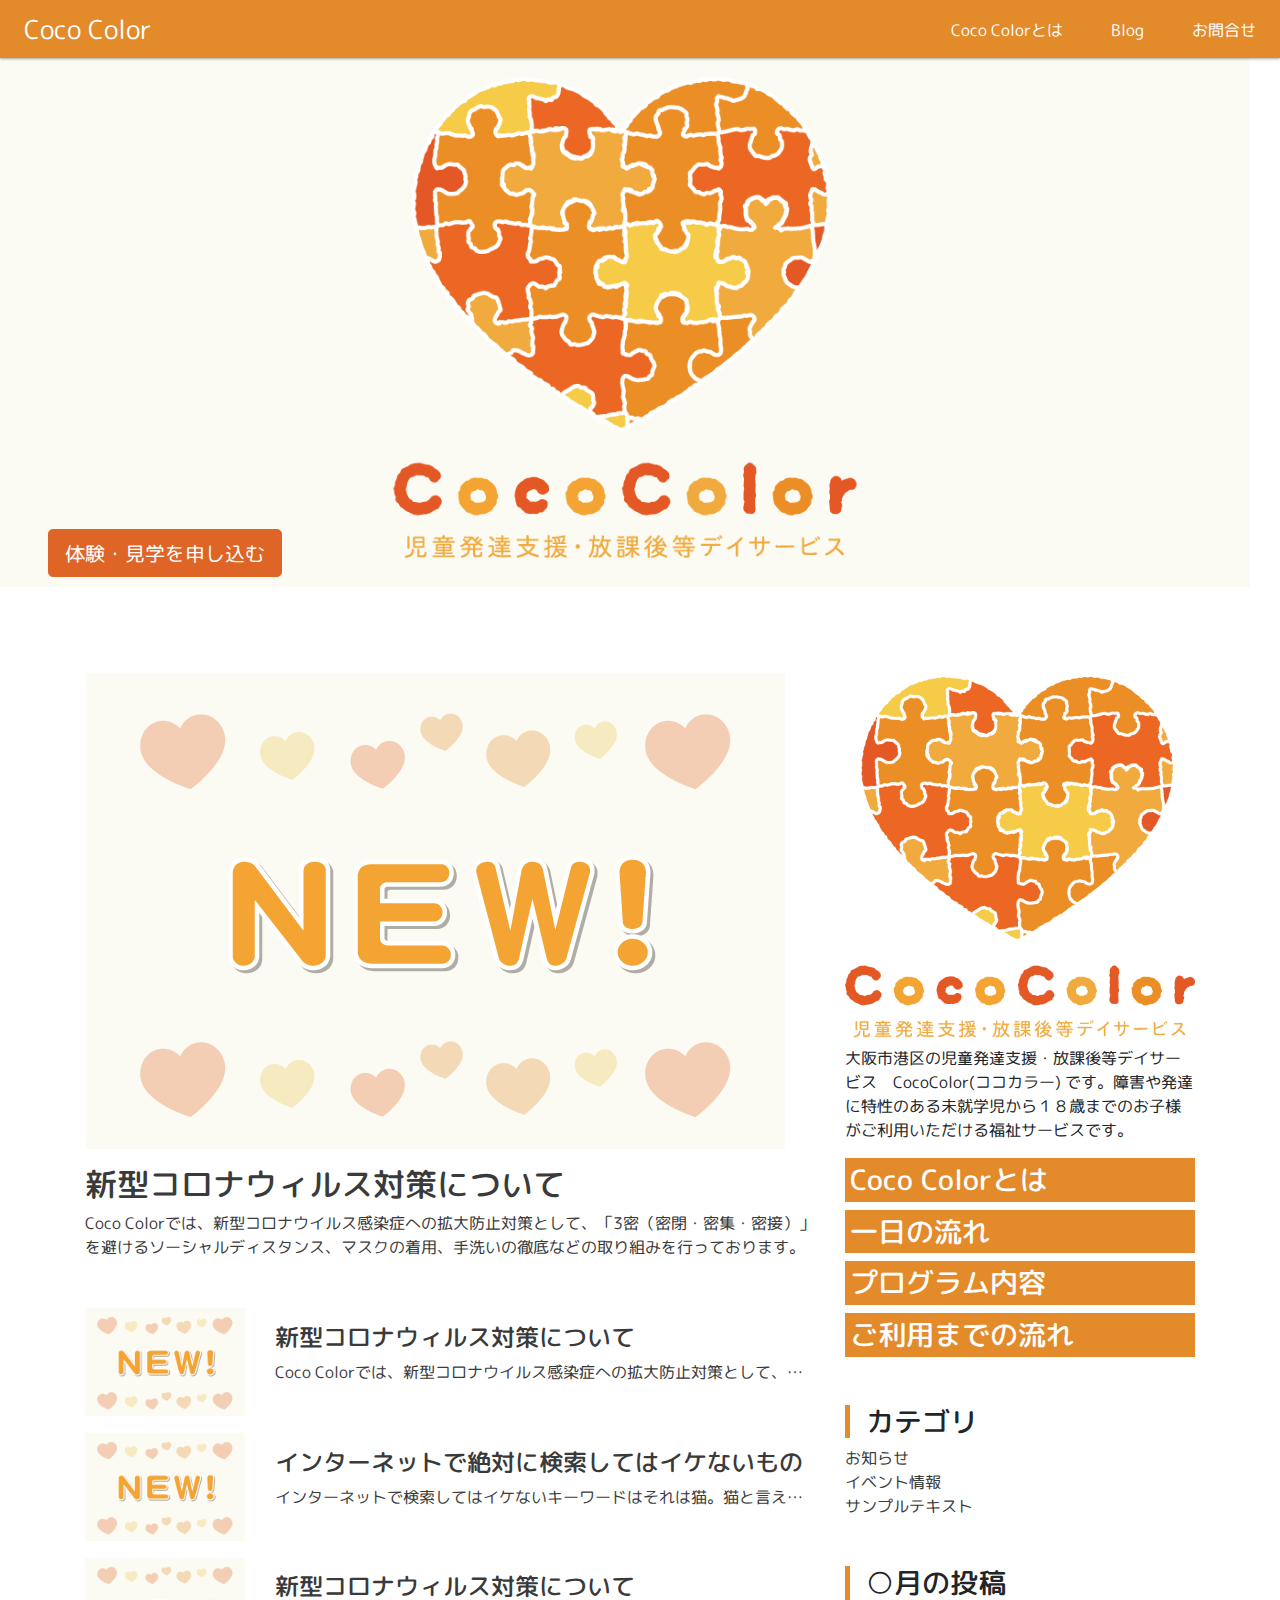
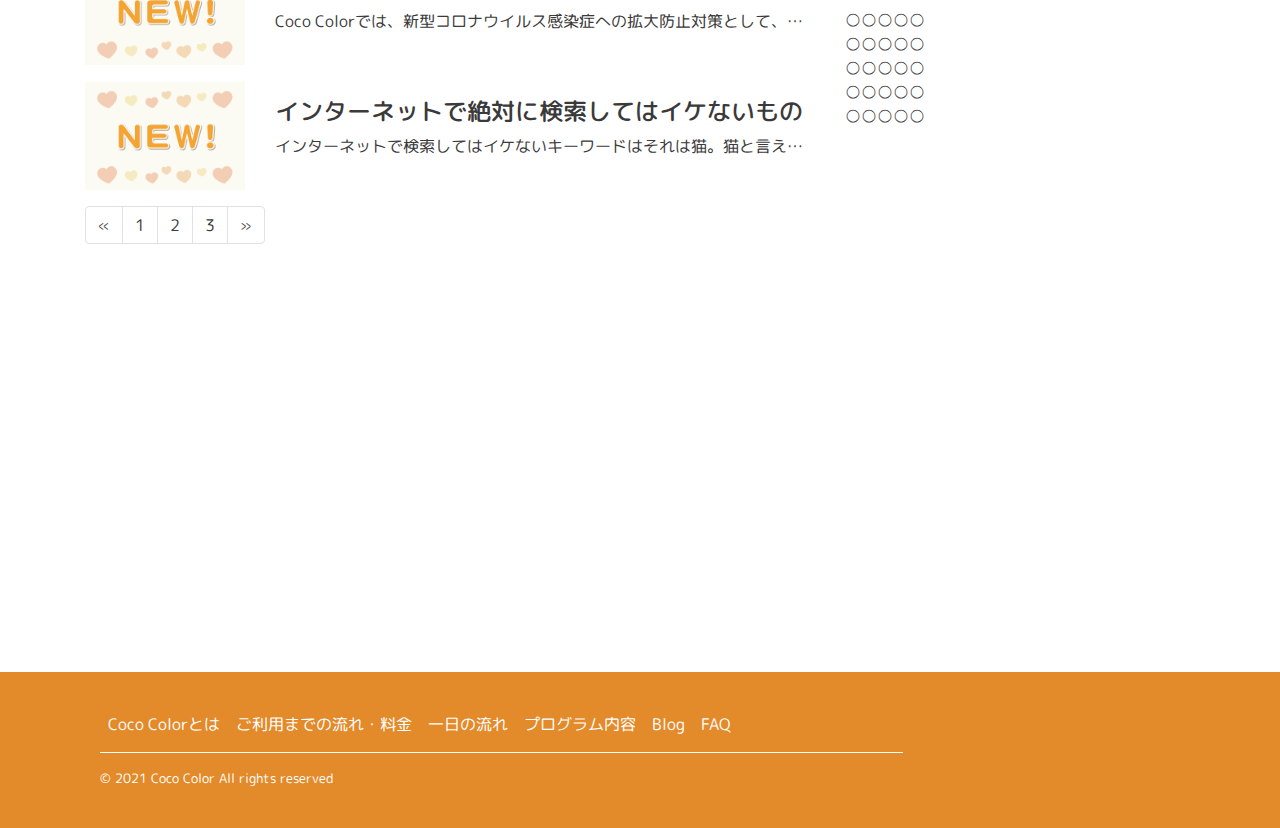
<file: blog-template/index.html>
<!DOCTYPE html>
<html lang="ja">
<head prefix="og: http://ogp.me/ns# fb: http://ogp.me/ns/fb# website: http://ogp.me/ns/website#">
<meta charset="utf-8" />
<meta http-equiv="X-UA-Compatible" content="IE=edge" />
<meta name="format-detection" content="telephone=no" />
<meta name="viewport" content="width=device-width, initial-scale=1" />
<link rel="icon" type="image/png" href="fav.png" />
<link rel="apple-touch-icon" sizes="180x180" href="icon.png" />
<title>Coco Color</title>

<!--CSS -->
<link href="../assets/css/bootstrap-4.4.1.css" rel="stylesheet">
<link href="https://use.fontawesome.com/releases/v5.6.1/css/all.css" rel="stylesheet">
<link rel="stylesheet" href="../assets/css/luxbar.min.css">
<link rel="stylesheet" href="../assets/css/style.css" />
<link rel="stylesheet" href="../assets/css/custom.css" />
<link rel="canonical" href="../http://ccc-ivory.com" />
<meta name="description" content="大阪市港区の児童発達支援・放課後等デイサービス　CocoColor(ココカラー) です。障害や発達に特性のある未就学児から１８歳までのお子様がご利用いただける福祉サービスです。" />
<meta property="og:locale" content="ja_JP" />
<meta property="og:site_name" content="児童発達支援・放課後等デイサービスCoco Color" />
<meta property="og:title" content="Coco Color｜ブログ" />
<meta name="twitter:card" content="summary_large_image" />
<meta property="og:description" content="大阪市港区の児童発達支援・放課後等デイサービス　CocoColor(ココカラー) です。障害や発達に特性のある未就学児から１８歳までのお子様がご利用いただける福祉サービスです。" />
<meta property="og:url" content="ccc-ivory.com" />
<meta property="og:type" content="website" />
<meta property="og:image" content="http://ccc-ivory.com/assets/img/common/hero.png" />
<meta property="og:image:width" content="1360" />
<meta property="og:image:height" content="600" />

<!-- font -->
<link href="https://fonts.googleapis.com/css?family=Lato:400,700|Noto+Sans+JP:400,700" rel="stylesheet">
<link href="https://fonts.googleapis.com/css?family=M+PLUS+Rounded+1c" rel="stylesheet">
</head>
<body>
<header>
  <nav id="luxbar" class="luxbar-fixed">
    <div class="luxbar luxbar-static">
      <input type="checkbox" id="luxbar-checkbox" class="luxbar-checkbox">
      <div class="luxbar-menu luxbar-menu-right luxbar-menu-dark">
        <ul class="luxbar-navigation">
          <li class="luxbar-header"> <a href="../index.html" class="luxbar-brand">Coco Color</a>
            <label class="luxbar-hamburger luxbar-hamburger-doublespin"
                        for="luxbar-checkbox"> <span></span> </label>
          </li>
          <li class="luxbar-item dropdown"><a href="../index.html">Coco Colorとは</a>
            <ul>
              <li class="luxbar-item" ><a href="../process.html">ご利用までの流れ・料金</a></li>
              <li class="luxbar-item" ><a href="../service.html">一日の流れ</a></li>
              <li class="luxbar-item" ><a href="../program.html">プログラム内容</a></li>
            </ul>
          </li>
          <li class="luxbar-item"><a href="../blog/">Blog</a></li>
          <li class="luxbar-item"><a href="../contact/contact.html">お問合せ</a></li>
        </ul>
      </div>
    </div>
  </nav>
    <div class="d-block d-lg-none d-sm-block my-5">
		<div class="container">
		<img src="../assets/img/common/logo.png" class="img-fluid d-block pt-5 mb-5" alt="" >
		<img src="../assets/img/common/hero.png" class="img-fluid d-block mb-5" alt="" >
            <a href="../contact/contact.html" class="btn btn-custom btn-lg d-block">体験・見学を申し込む</a>
		</div>
	</div>
    <div class="container-fluid d-none d-sm-none d-lg-block">
	<div class="hero d-flex align-items-center mb-5 row">
       <div class="text-left mx-5 bottom"><a href="../contact/contact.html" class="btn btn-custom btn-lg">体験・見学を申し込む</a> </div>
        </div>
    </div>
</header>
<main id="blog">
  <div class="container">
    <div class="row">
      <section class="col-lg-8 mb-5">
        <div class="newtArticle mb-5"> <a href="#">
          <figure class="eyeCatch mb-3"><img src="../assets/img/blog/b-001.png" class="img-fluid" alt=""></figure>
          <h2>新型コロナウィルス対策について</h2>
          <p>Coco Colorでは、新型コロナウイルス感染症への拡大防止対策として、「3密（密閉・密集・密接）」を避けるソーシャルディスタンス、マスクの着用、手洗いの徹底などの取り組みを行っております。</p>
          </a> </div>
        <div class="article mb-3"> <a href="#">
          <div class="row align-items-center">
            <div class="col-3"><img src="../assets/img/blog/b-002.png" class="img-fluid" alt=""></div>
            <div class="col-9">
              <h2 class="h4">新型コロナウィルス対策について</h2>
              <p class="text-truncate">Coco Colorでは、新型コロナウイルス感染症への拡大防止対策として、「3密（密閉・密集・密接）」を避けるソーシャルディスタンス、マスクの着用、手洗いの徹底などの取り組みを行っております。</p>
            </div>
          </div>
          </a> </div>
        <div class="article mb-3"> <a href="#">
          <div class="row align-items-center">
            <div class="col-3"><img src="../assets/img/blog/b-002.png" class="img-fluid" alt=""></div>
            <div class="col-9">
              <h2 class="h4">インターネットで絶対に検索してはイケないもの</h2>
              <p class="text-truncate">インターネットで検索してはイケないキーワードはそれは猫。猫と言えば、飼い主さんが出かけたり、仕事をしたりするのを怒れないほど可愛く妨害してくる生き物ですが、とんでもない格好で妨害をしてくる猫が発見されました。</p>
            </div>
          </div>
          </a> </div>
        <div class="article mb-3"> <a href="#">
          <div class="row align-items-center">
            <div class="col-3"><img src="../assets/img/blog/b-002.png" class="img-fluid" alt=""></div>
            <div class="col-9">
              <h2 class="h4">新型コロナウィルス対策について</h2>
              <p class="text-truncate">Coco Colorでは、新型コロナウイルス感染症への拡大防止対策として、「3密（密閉・密集・密接）」を避けるソーシャルディスタンス、マスクの着用、手洗いの徹底などの取り組みを行っております。</p>
            </div>
          </div>
          </a> </div>
        <div class="article mb-3"> <a href="#">
          <div class="row align-items-center">
            <div class="col-3"><img src="../assets/img/blog/b-002.png" class="img-fluid" alt=""></div>
            <div class="col-9">
              <h2 class="h4">インターネットで絶対に検索してはイケないもの</h2>
              <p class="text-truncate">インターネットで検索してはイケないキーワードはそれは猫。猫と言えば、飼い主さんが出かけたり、仕事をしたりするのを怒れないほど可愛く妨害してくる生き物ですが、とんでもない格好で妨害をしてくる猫が発見されました。</p>
            </div>
          </div>
          </a> </div>
        <nav aria-label="Page navigation">
          <ul class="pagination">
            <li class="page-item"> <a class="page-link" href="#" aria-label="Previous"> <span aria-hidden="true">&laquo;</span> <span class="sr-only">Previous</span> </a> </li>
            <li class="page-item"><a class="page-link" href="#">1</a></li>
            <li class="page-item"><a class="page-link" href="#">2</a></li>
            <li class="page-item"><a class="page-link" href="#">3</a></li>
            <li class="page-item"> <a class="page-link" href="#" aria-label="Next"> <span aria-hidden="true">&raquo;</span> <span class="sr-only">Next</span> </a> </li>
          </ul>
        </nav>
      </section>
      <aside class="col-lg-4 mb-3">
        <h1><img src="../assets/img/common/logo.png" alt="SAMPLE-KIDS" class="img-fluid" ></h1>
        <p>大阪市港区の児童発達支援・放課後等デイサービス　CocoColor(ココカラー) です。障害や発達に特性のある未就学児から１８歳までのお子様がご利用いただける福祉サービスです。</p>
        <nav class="sideBar">
          <ul class="list-unstyled">
            <li class="h3"><a href="../index.html" class="d-block">Coco Colorとは</a></li>
            <li class="h3"><a href="../service.html" class="d-block">一日の流れ</a></li>
            <li class="h3"><a href="../program.html" class="d-block">プログラム内容</a></li>
            <li class="h3"><a href="../process.html" class="d-block">ご利用までの流れ</a></li>
          </ul>
        </nav>
        <div class="my-5">
          <h3>カテゴリ</h3>
          <ul class="list-unstyled">
            <li><a href="#">お知らせ</a></li>
            <li><a href="#">イベント情報</a></li>
            <li><a href="#">サンプルテキスト</a></li>
          </ul>
        </div>
        <div class="my-5">
          <h3>○月の投稿</h3>
          <ul class="list-unstyled">
            <li><a href="#">○○○○○</a></li>
            <li><a href="#">○○○○○</a></li>
            <li><a href="#">○○○○○</a></li>
            <li><a href="#">○○○○○</a></li>
            <li><a href="#">○○○○○</a></li>
          </ul>
        </div>
        <div class="">
          <div class="g-cal mb-4">
            <iframe src="https://calendar.google.com/calendar/embed?src=ccc.ivory2022111%40gmail.com&ctz=Asia%2FTokyo" style="border: 0" width="100%" height="450" frameborder="0" scrolling="no"></iframe>
          </div>
        </div>
      </aside>
    </div>
  </div>
</main>
<footer>
  <div class="container">
  <div class="container">
    <div class="row py-4">
      <div class="col-12 col-lg-9 mt-3">
        <ul class="list-unstyled list-group list-group-horizontal-md">
          <li class="mx-2"><a href="../index.html">Coco Colorとは</a></li>
          <li class="mx-2"><a href="../process.html">ご利用までの流れ・料金</a></li>
          <li class="mx-2"><a href="../service.html">一日の流れ</a></li>
          <li class="mx-2"><a href="../program.html">プログラム内容</a></li>
          <li class="mx-2"><a href="../blog/">Blog</a></li>
          <li class="mx-2"><a href="../process.html#faq">FAQ</a></li>
        </ul>
        <hr>
      </div>
      <div class="col-12">
        <p class="small text-left">© 2021 Coco Color All rights reserved</p>
      </div>
    </div>
  </div>
</footer>
<!-- jQuery (necessary for Bootstrap's JavaScript plugins) --> 
<script src="../assets/js/jquery-3.4.1.min.js"></script> 

<!-- Include all compiled plugins (below), or include individual files as needed --> 
<script src="../assets/js/popper.min.js"></script> 
<script src="../assets/js/bootstrap-4.4.1.js"></script>
</body>
</html>
</file>
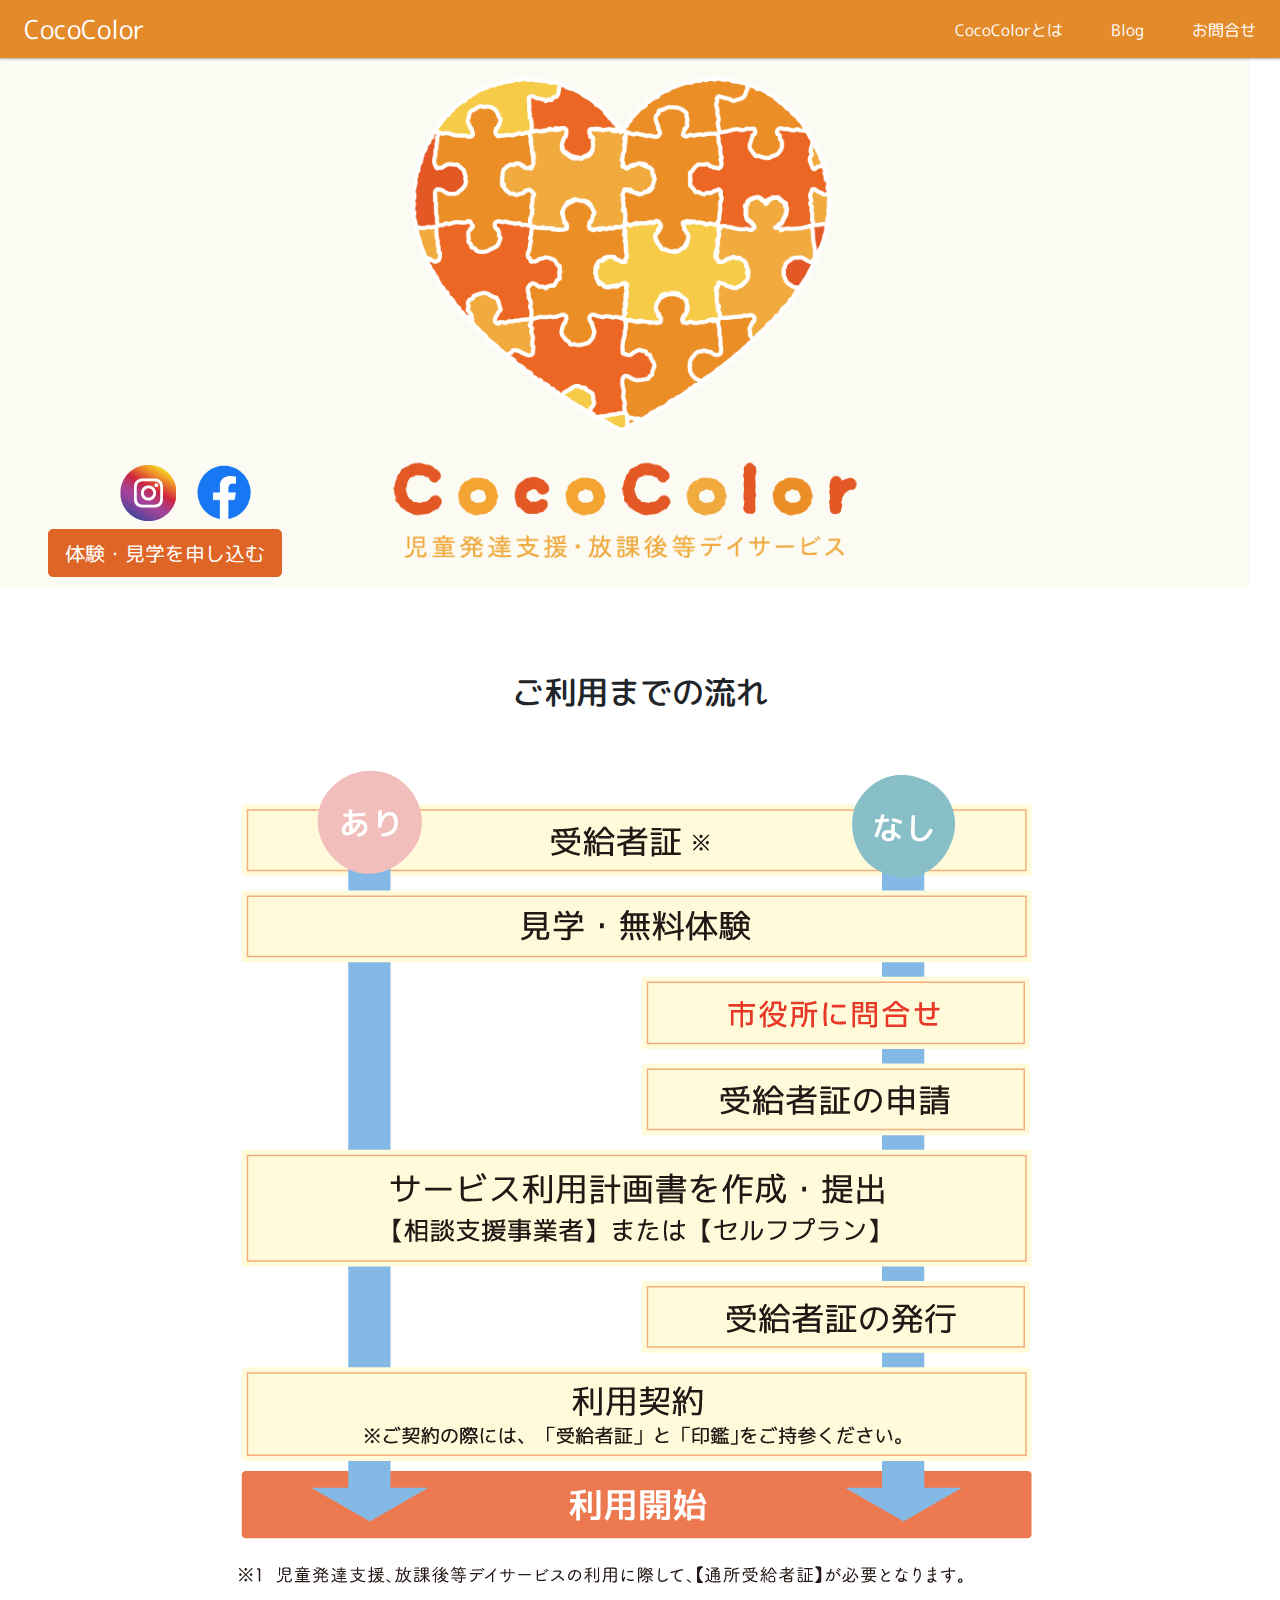
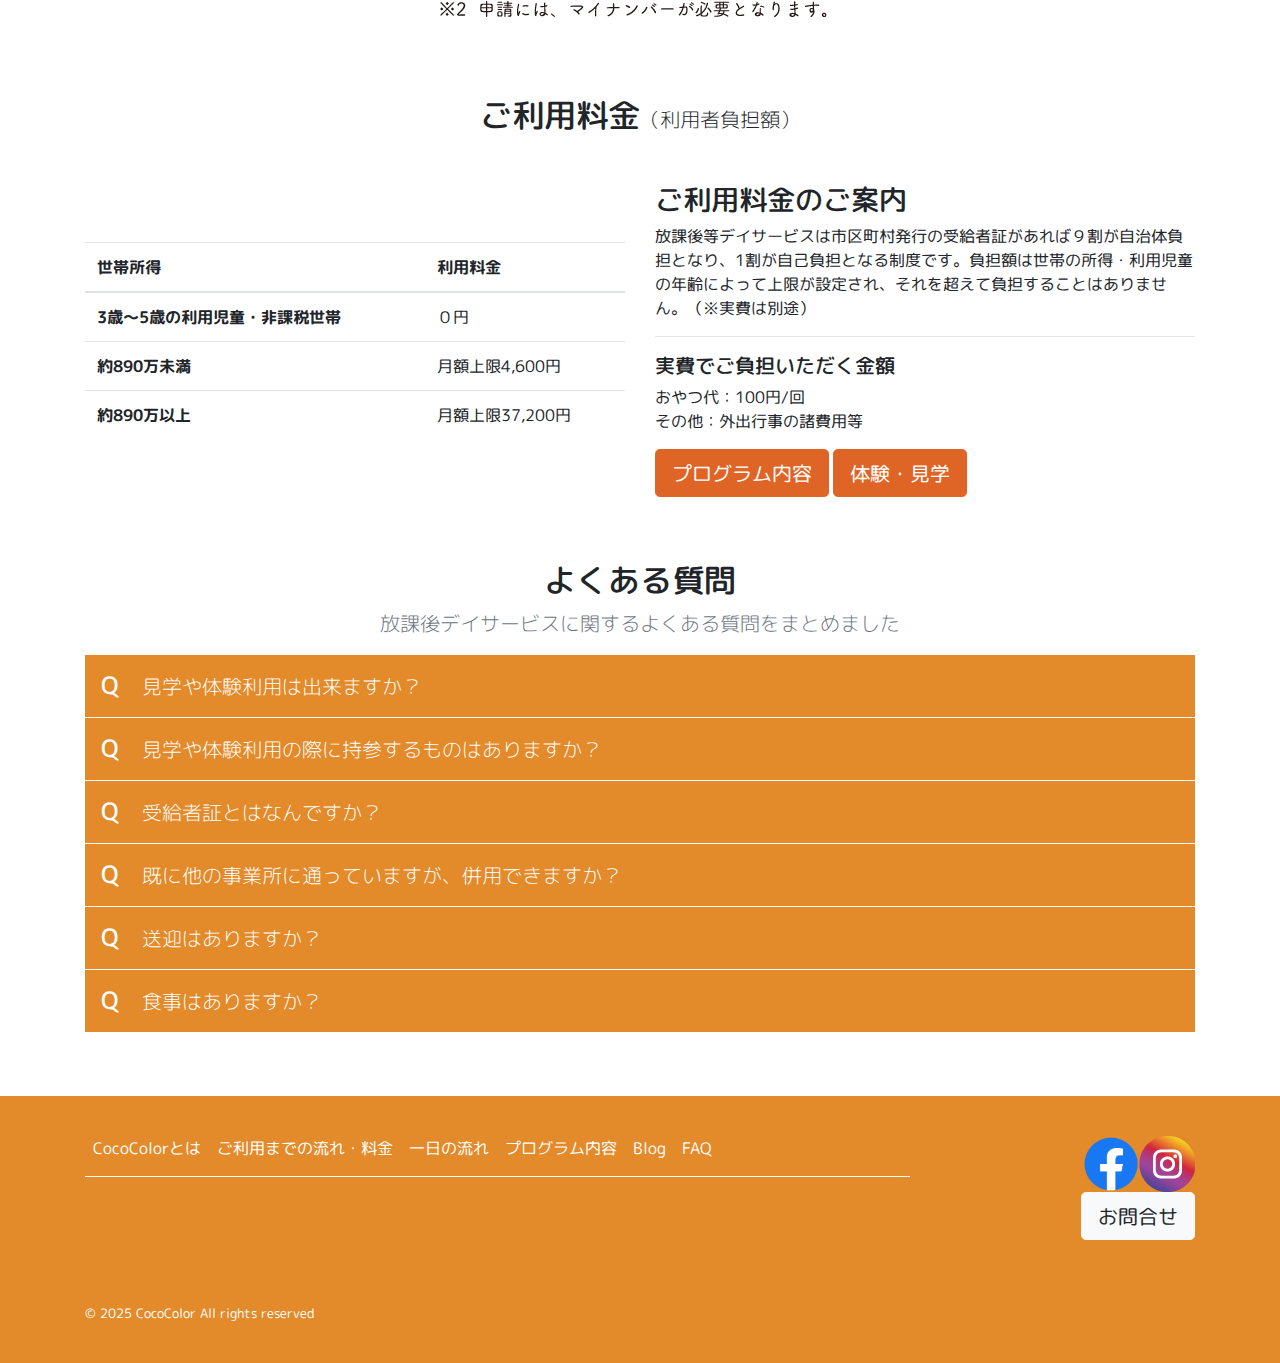
<file: process.html>
<!DOCTYPE html>
<html lang="ja">
<head prefix="og: http://ogp.me/ns# fb: http://ogp.me/ns/fb# website: http://ogp.me/ns/website#">
<meta charset="utf-8" />
<meta http-equiv="X-UA-Compatible" content="IE=edge" />
<meta name="format-detection" content="telephone=no" />
<meta name="viewport" content="width=device-width, initial-scale=1" />
<link rel="icon" type="image/png" href="fav.png" />
<link rel="apple-touch-icon" sizes="180x180" href="icon.png" />
<title>CocoColor</title>

<!--CSS -->
<link href="assets/css/bootstrap-4.4.1.css" rel="stylesheet">
<link href="https://use.fontawesome.com/releases/v5.6.1/css/all.css" rel="stylesheet">
<link rel="stylesheet" href="assets/css/luxbar.min.css">
<link rel="stylesheet" href="assets/css/style.css" />
<link rel="stylesheet" href="assets/css/custom.css" />
<link rel="canonical" href="http://cococolor.ccc-ivory.com" />
<meta name="description" content="大阪市港区の児童発達支援・放課後等デイサービス　CocoColor(ココカラー) へお問合せ下さい。見学体験も随時受付しております♪" />
<meta property="og:locale" content="ja_JP" />
<meta property="og:site_name" content="児童発達支援・放課後等デイサービス　CocoColor" />
<meta property="og:title" content="CocoColor|ご利用までの流れ" />
<meta name="twitter:card" content="summary_large_image" />
<meta property="og:description" content="大阪市港区の児童発達支援・放課後等デイサービス　CocoColor(ココカラー) へお問合せ下さい。見学体験も随時受付しております♪" />
<meta property="og:url" content="cococolor.ccc-ivory.com" />
<meta property="og:type" content="website" />
<meta property="og:image" content="http://cococolor.ccc-ivory.com/assets/img/common/hero.png" />
<meta property="og:image:width" content="1360" />
<meta property="og:image:height" content="600" />

<!-- font -->
<link href="https://fonts.googleapis.com/css?family=Lato:400,700|Noto+Sans+JP:400,700" rel="stylesheet">
<link href="https://fonts.googleapis.com/css?family=M+PLUS+Rounded+1c" rel="stylesheet">
</head>
<body>
<header>
 <nav id="luxbar" class="luxbar-fixed">
    <div class="luxbar luxbar-static">
      <input type="checkbox" id="luxbar-checkbox" class="luxbar-checkbox">
      <div class="luxbar-menu luxbar-menu-right luxbar-menu-dark">
        <ul class="luxbar-navigation">
          <li class="luxbar-header"> <a href="index.html" class="luxbar-brand">CocoColor</a>
            <label class="luxbar-hamburger luxbar-hamburger-doublespin"
                        for="luxbar-checkbox"> <span></span> </label>
          </li>
          <li class="luxbar-item dropdown"><a href="index.html">CocoColorとは</a>
            <ul>
              <li class="luxbar-item" ><a href="process.html">ご利用までの流れ・料金</a></li>
              <li class="luxbar-item" ><a href="service.html">一日の流れ</a></li>
              <li class="luxbar-item" ><a href="program.html">プログラム内容</a></li>
            </ul>
          </li>
          <li class="luxbar-item"><a href="blog/">Blog</a></li>
          <li class="luxbar-item"><a href="contact/contact.html">お問合せ</a></li>
        </ul>
      </div>
    </div>
  </nav>
    <div class="d-block d-lg-none d-sm-block my-5">
		<div class="container">
		<img src="assets/img/common/hero.png" class="img-fluid d-block mb-5" alt="" >
            <a href="contact/contact.html" class="btn btn-custom btn-lg d-block">体験・見学を申し込む</a>
			<a href="https://www.instagram.com/cococolor2022/" target="_blank"><img src="assets/img/lowerPage/instagram.png" class="img-fluid" alt="Instagram"></a>
			<a href="https://www.facebook.com/profile.php?id=100077639620464" target="_blank"><img src="assets/img/lowerPage/facebook.png" alt="facebook" width="56" class="img-fluid"></a>
		</div>
	</div>
    <div class="container-fluid d-none d-sm-none d-lg-block">
	<div class="hero d-flex align-items-center mb-5 row">
       <div class="text-left mx-5 bottom"><a href="contact/contact.html" class="btn btn-custom btn-lg">体験・見学を申し込む</a></div>
	   <div class="custom002"><a href="https://www.instagram.com/cococolor2022/" target="_blank"><img src="assets/img/lowerPage/instagram.png" class="img-fluid" alt="Instagram"></a></div>
	   <div class="custom003"><a href="https://www.facebook.com/profile.php?id=100077639620464" target="_blank"><img src="assets/img/lowerPage/facebook.png" alt="facebook" width="56" class="img-fluid"></a></div>
    </div>
    </div>
</header>

<main>
	<section>
		<div class="container text-center my-5">
		<h2 class="mb-5">ご利用までの流れ</h2>
			<div class="row">
				<div class="col align-self-center"><img src="assets/img/lowerPage/pr-001.png" alt="" class="img-fluid"></div>
			</div>
		</div>
	</section>
	<section><div class="container">
		<h2 class="mb-5 text-center">ご利用料金<small class="lead">（利用者負担額）</small></h2>
		<div class="row align-items-center">
			<div class="col-md-6">
				<table class="table">
					<thead>
					<tr><th>世帯所得</th><th>利用料金</th></tr>
					</thead>
					<tbody>
						<tr><th>3歳～5歳の利用児童・非課税世帯</th><td>０円</td></tr>
						<tr><th>約890万未満</th><td>月額上限4,600円</td></tr>
						<tr><th>約890万以上</th><td>月額上限37,200円</td></tr>
					</tbody>
				</table>
			</div>
			<div class="col-md-6">
				<h3>ご利用料金のご案内</h3>
				<p>放課後等デイサービスは市区町村発行の受給者証があれば９割が自治体負担となり、1割が自己負担となる制度です。負担額は世帯の所得・利用児童の年齢によって上限が設定され、それを超えて負担することはありません。（※実費は別途）</p>
				<hr>
				<h4 class="h5">実費でご負担いただく金額</h4>
				<ul class="list-unstyled">
					<li>おやつ代：100円/回</li>
					<li>その他：外出行事の諸費用等</li>
				</ul>
				<a href="program.html" class="btn btn-custom btn-lg mb-3">プログラム内容</a> <a href="contact/contact.html" class="btn btn-custom btn-lg mb-3">体験・見学</a>
			</div>
		</div>
		</div></section>
	<section id="faq">
		<div class="container my-5">
			
			<h2 class="text-center">よくある質問</h2>
			<p class="lead text-center text-muted">放課後デイサービスに関するよくある質問をまとめました</p>
			<div class="row">
				<div class="col">
				<dl>
					<dt class="lead p-3" data-toggle="collapse" href="#collapse1" role="button" aria-expanded="false" aria-controls="collapse1"><span class="h4">Q　</span>見学や体験利用は出来ますか？</dt>
					<dd class="p-3 collapse" id="collapse1"><span class="h4">A　</span>もちろん歓迎です。お手数ですが、事前にご予約をお願いいたします。</dd>
					<dt class="lead p-3" data-toggle="collapse" href="#collapse2" role="button" aria-expanded="false" aria-controls="collapse2"><span class="h4">Q　</span>見学や体験利用の際に持参するものはありますか？</dt>
					<dd class="p-3 collapse" id="collapse2"><span class="h4">A　</span>特にありませんが、受給者証がある場合は持参ください。また、お子様は動きやすい服装でお越しください。</dd>
					<dt class="lead p-3" data-toggle="collapse" href="#collapse3" role="button" aria-expanded="false" aria-controls="collapse3"><span class="h4">Q　</span>受給者証とはなんですか？</dt>
					<dd class="p-3 collapse" id="collapse3"><span class="h4">A　</span>受給者証は福祉サービスを利用するために自治体から交付される証明書です。お子様と保護者様の氏名、住所、利用できるサービスの種類、利用可能な日数、負担上限月額などが記載されます。受給者証があれば、利用料の９割が自治体負担となります。</dd>
					<dt class="lead p-3" data-toggle="collapse" href="#collapse4" role="button" aria-expanded="false" aria-controls="collapse4"><span class="h4">Q　</span>既に他の事業所に通っていますが、併用できますか？</dt>
					<dd class="p-3 collapse" id="collapse4"><span class="h4">A　</span>定められた支給量の範囲内であれば併用可能です。１度ご相談ください。</dd>
					<dt class="lead p-3" data-toggle="collapse" href="#collapse5" role="button" aria-expanded="false" aria-controls="collapse5"><span class="h4">Q　</span>送迎はありますか？</dt>
					<dd class="p-3 collapse" id="collapse5"><span class="h4">A　</span>ございます。遠方の場合は応相談となります。</dd>
				    <dt class="lead p-3" data-toggle="collapse" href="#collapse6" role="button" aria-expanded="false" aria-controls="collapse6"><span class="h4">Q　</span>食事はありますか？</dt>
					<dd class="p-3 collapse" id="collapse6"><span class="h4">A　</span>原則ありません。休日（土日・長期休暇）、学校休校日はお弁当をお持ちいただくか、スーパー・コンビニ等でスタッフと一緒に購入します。（実費）</dd>
					</dl>
				</div>
			
			</div>
		</div>
	
	</section>
	
</main>
<footer>
  <div class="container">
    <div class="row justify-content-around py-4">
      <div class="col-12 col-lg-9 mt-3">
        <ul class="list-unstyled list-group list-group-horizontal-md">
          <li class="mx-2"><a href="index.html">CocoColorとは</a></li>
          <li class="mx-2"><a href="process.html">ご利用までの流れ・料金</a></li>
          <li class="mx-2"><a href="service.html">一日の流れ</a></li>
          <li class="mx-2"><a href="program.html">プログラム内容</a></li>
          <li class="mx-2"><a href="blog/">Blog</a></li>
          <li class="mx-2"><a href="process.html#faq">FAQ</a></li>
        </ul>
        <hr>
      </div>
      <div class="col-12 col-lg-3 mb-5">
        <div class="text-right my-3"><a href="https://www.facebook.com/profile.php?id=100077639620464" target="_blank"><img src="assets/img/lowerPage/facebook.png" alt="facebook" width="56" class="img-fluid"></a><a href="https://www.instagram.com/cococolor2022/" target="_blank"><img src="assets/img/lowerPage/instagram.png" class="img-fluid" alt="Instagram"></a><br><a href="contact/contact.html" class="btn btn-lg btn-light">お問合せ</a></div>
      </div>
      <div class="col-12">
        <p class="small text-left">© 2025 CocoColor All rights reserved</p>
      </div>
    </div>
  </div>
</footer>
<!-- jQuery (necessary for Bootstrap's JavaScript plugins) --> 
<script src="assets/js/jquery-3.4.1.min.js"></script> 

<!-- Include all compiled plugins (below), or include individual files as needed --> 
<script src="assets/js/popper.min.js"></script> 
<script src="assets/js/bootstrap-4.4.1.js"></script>
</body>
</html>
</file>
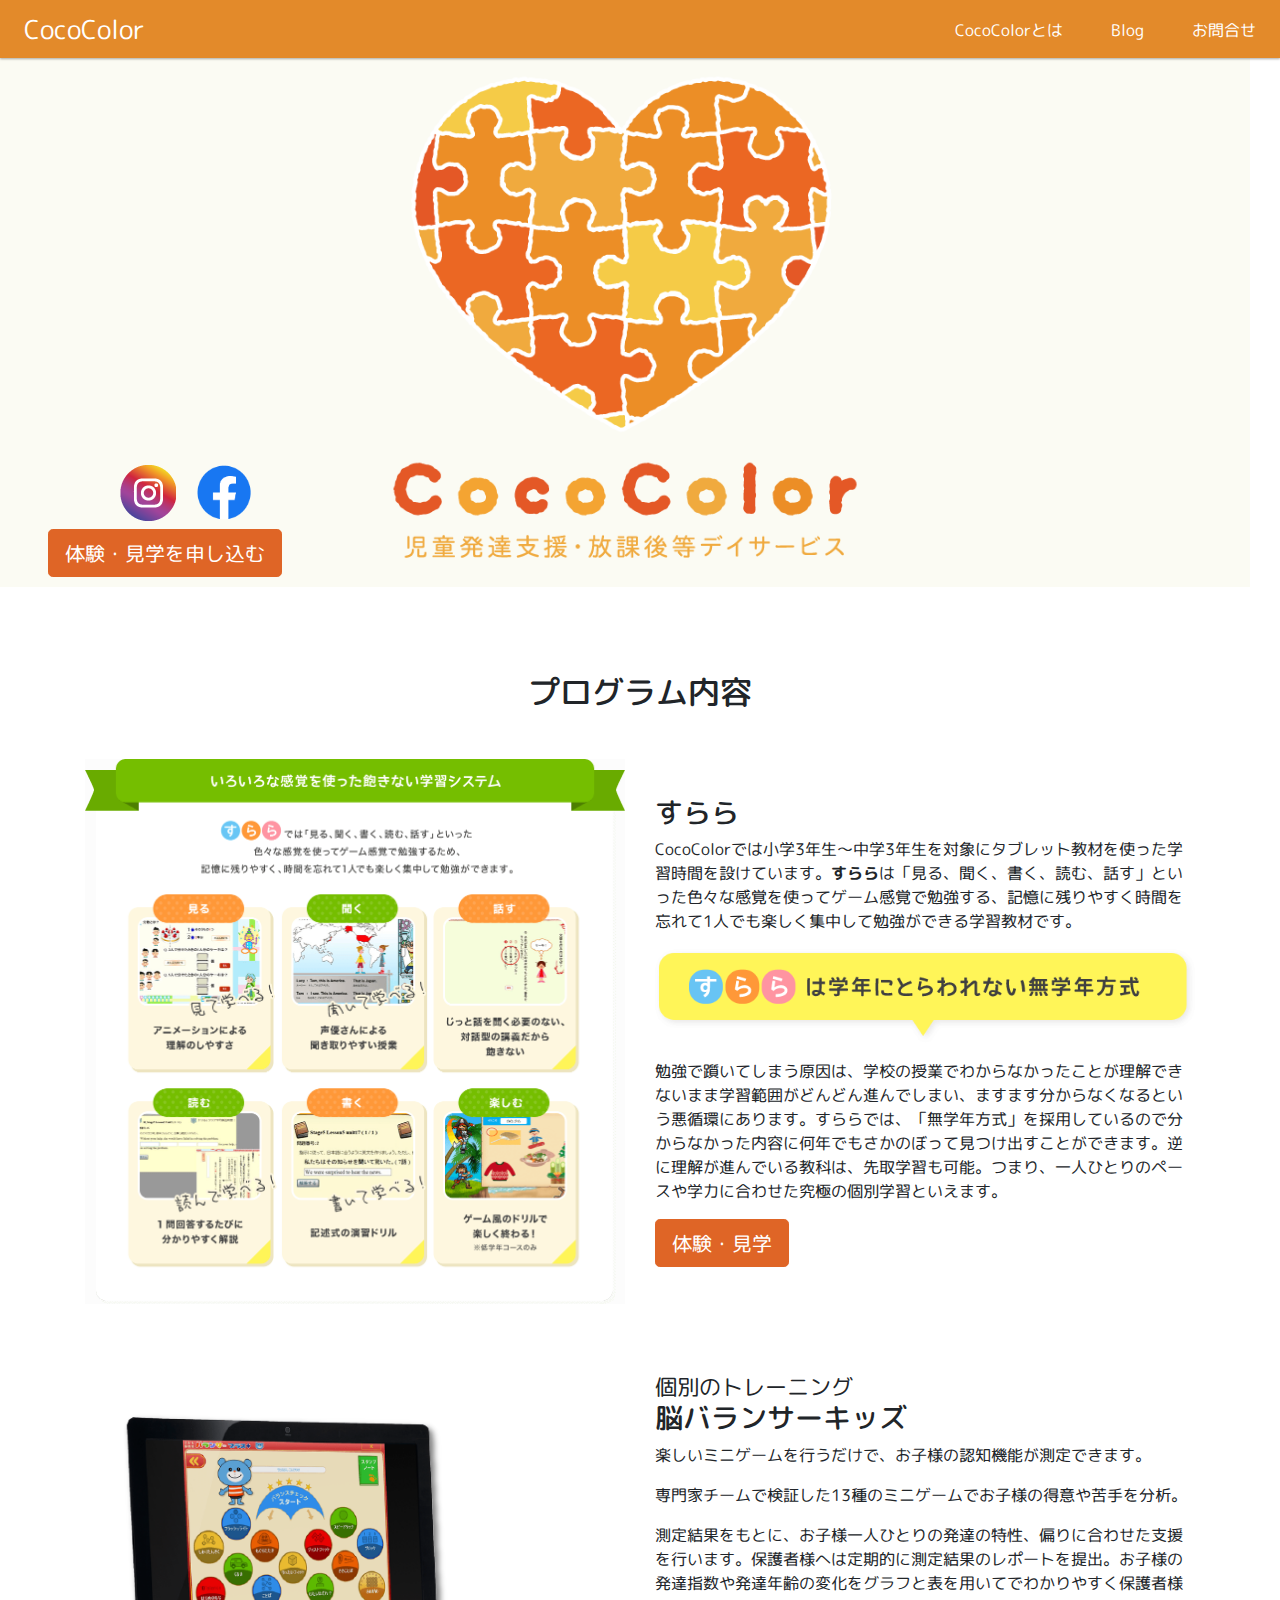
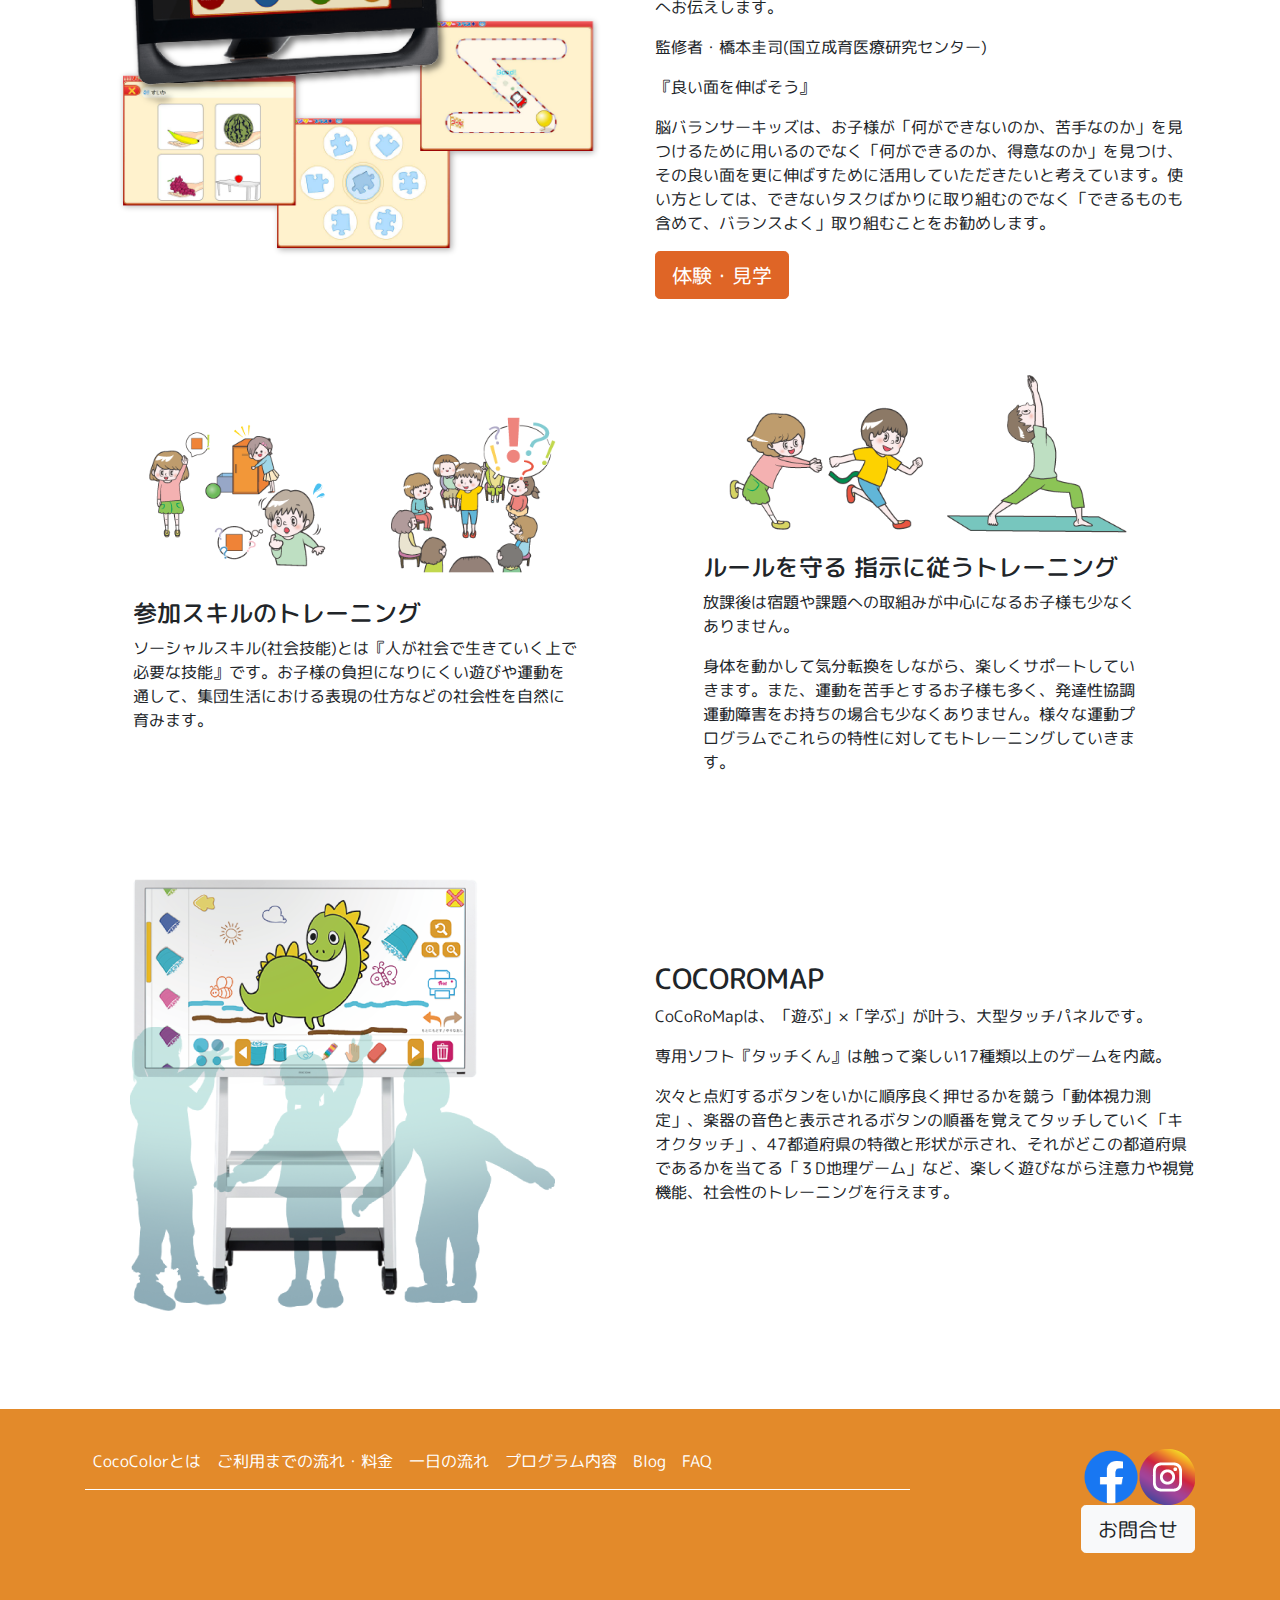
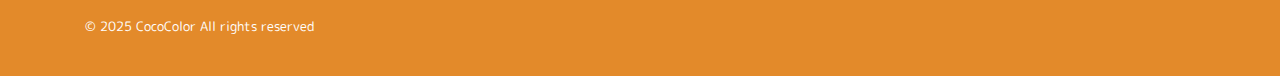
<file: program.html>
<!DOCTYPE html>
<html lang="ja">
<head prefix="og: http://ogp.me/ns# fb: http://ogp.me/ns/fb# website: http://ogp.me/ns/website#">
<meta charset="utf-8" />
<meta http-equiv="X-UA-Compatible" content="IE=edge" />
<meta name="format-detection" content="telephone=no" />
<meta name="viewport" content="width=device-width, initial-scale=1" />
<link rel="icon" type="image/png" href="fav.png" />
<link rel="apple-touch-icon" sizes="180x180" href="icon.png" />
<title>CocoColor</title>

<!--CSS -->
<link href="assets/css/bootstrap-4.4.1.css" rel="stylesheet">
<link href="https://use.fontawesome.com/releases/v5.6.1/css/all.css" rel="stylesheet">
<link rel="stylesheet" href="assets/css/luxbar.min.css">
<link rel="stylesheet" href="assets/css/style.css" />
<link rel="stylesheet" href="assets/css/custom.css" />
<link rel="canonical" href="http://cococolor.ccc-ivory.com" />
<meta name="description" content="大阪市港区の児童発達支援・放課後等デイサービス　CocoColor(ココカラー) は、大画面タッチパネルCoCoRoMapや、脳バランサ―キッズ、社会性を育むトレーニング、個別の学習支援など、様々な療育プログラムを提供しております！" />
<meta property="og:locale" content="ja_JP" />
<meta property="og:site_name" content="児童発達支援・放課後等デイサービス　CocoColor" />
<meta property="og:title" content="CocoColor|プログラム内容" />
<meta name="twitter:card" content="summary_large_image" />
<meta property="og:description" content="大阪市港区の児童発達支援・放課後等デイサービス　CocoColor(ココカラー) は、大画面タッチパネルCoCoRoMapや、脳バランサ―キッズ、社会性を育むトレーニング、個別の学習支援など、様々な療育プログラムを提供しております！" />
<meta property="og:url" content="cococolor.ccc-ivory.com" />
<meta property="og:type" content="website" />
<meta property="og:image" content="http://cococolor.ccc-ivory.com/assets/img/common/hero.png" />
<meta property="og:image:width" content="1360" />
<meta property="og:image:height" content="600" />

<!-- font -->
<link href="https://fonts.googleapis.com/css?family=Lato:400,700|Noto+Sans+JP:400,700" rel="stylesheet">
<link href="https://fonts.googleapis.com/css?family=M+PLUS+Rounded+1c" rel="stylesheet">
</head>
<body>
<header>
 <nav id="luxbar" class="luxbar-fixed">
    <div class="luxbar luxbar-static">
      <input type="checkbox" id="luxbar-checkbox" class="luxbar-checkbox">
      <div class="luxbar-menu luxbar-menu-right luxbar-menu-dark">
        <ul class="luxbar-navigation">
          <li class="luxbar-header"> <a href="index.html" class="luxbar-brand">CocoColor</a>
            <label class="luxbar-hamburger luxbar-hamburger-doublespin"
                        for="luxbar-checkbox"> <span></span> </label>
          </li>
          <li class="luxbar-item dropdown"><a href="index.html">CocoColorとは</a>
            <ul>
              <li class="luxbar-item" ><a href="process.html">ご利用までの流れ・料金</a></li>
              <li class="luxbar-item" ><a href="service.html">一日の流れ</a></li>
              <li class="luxbar-item" ><a href="program.html">プログラム内容</a></li>
            </ul>
          </li>
          <li class="luxbar-item"><a href="blog/">Blog</a></li>
          <li class="luxbar-item"><a href="contact/contact.html">お問合せ</a></li>
        </ul>
      </div>
    </div>
  </nav>
    <div class="d-block d-lg-none d-sm-block my-5">
		<div class="container">
		<img src="assets/img/common/hero.png" class="img-fluid d-block mb-5" alt="" >
            <a href="contact/contact.html" class="btn btn-custom btn-lg d-block">体験・見学を申し込む</a>
			<a href="https://www.instagram.com/cococolor2022/" target="_blank"><img src="assets/img/lowerPage/instagram.png" class="img-fluid" alt="Instagram"></a>
			<a href="https://www.facebook.com/profile.php?id=100077639620464" target="_blank"><img src="assets/img/lowerPage/facebook.png" alt="facebook" width="56" class="img-fluid"></a>
		</div>
	</div>
    <div class="container-fluid d-none d-sm-none d-lg-block">
	<div class="hero d-flex align-items-center mb-5 row">
       <div class="text-left mx-5 bottom"><a href="contact/contact.html" class="btn btn-custom btn-lg">体験・見学を申し込む</a></div>
	   <div class="custom002"><a href="https://www.instagram.com/cococolor2022/" target="_blank"><img src="assets/img/lowerPage/instagram.png" class="img-fluid" alt="Instagram"></a></div>
	   <div class="custom003"><a href="https://www.facebook.com/profile.php?id=100077639620464" target="_blank"><img src="assets/img/lowerPage/facebook.png" alt="facebook" width="56" class="img-fluid"></a></div>
    </div>
    </div>
</header>

<main>
	<section>
		<h2 class="text-center my-5">プログラム内容</h2>
		<div class="container">

			<div class="row align-items-center flex-row-reverse mb-5">
            <div class="col-md-6 mb-3">
                <h3>すらら</h3>
				<p>CocoColorでは小学3年生～中学3年生を対象にタブレット教材を使った学習時間を設けています。<b>すらら</b>は「見る、聞く、書く、読む、話す」といった色々な感覚を使ってゲーム感覚で勉強する、記憶に残りやすく時間を忘れて1人でも楽しく集中して勉強ができる学習教材です。</p>
				<p><figure><img src="assets/img/lowerPage/surara02.png" alt="すららはがくねんにとらわれない無学年方式" class="img-fluid"></figure></p>
				<p>勉強で躓いてしまう原因は、学校の授業でわからなかったことが理解できないまま学習範囲がどんどん進んでしまい、ますます分からなくなるという悪循環にあります。すららでは、「無学年方式」を採用しているので分からなかった内容に何年でもさかのぼって見つけ出すことができます。逆に理解が進んでいる教科は、先取学習も可能。つまり、一人ひとりのペースや学力に合わせた究極の個別学習といえます。</p>
				
				<a href="contact/contact.html" class="btn btn-custom btn-lg">体験・見学</a>
              </div>
				<div class="col-md-6"><figure><img src="assets/img/lowerPage/surara01.png" alt="すらら使用画面" class="img-fluid"></figure></div>
          </div>

			<div class="row align-items-center flex-row-reverse mb-5">
            <div class="col-md-6 mb-3">
                <h3><small class="small">個別のトレーニング</small><br>
                脳バランサーキッズ</h3>
                <p>楽しいミニゲームを行うだけで、お子様の認知機能が測定できます。</p>
				<p>専門家チームで検証した13種のミニゲームでお子様の得意や苦手を分析。</p>
				<p>測定結果をもとに、お子様一人ひとりの発達の特性、偏りに合わせた支援を行います。保護者様へは定期的に測定結果のレポートを提出。お子様の発達指数や発達年齢の変化をグラフと表を用いてでわかりやすく保護者様へお伝えします。</p>
				<p>監修者・橋本圭司(国立成育医療研究センター)</p>
				<p>『良い面を伸ばそう』</p>
				<p>脳バランサーキッズは、お子様が「何ができないのか、苦手なのか」を見つけるために用いるのでなく「何ができるのか、得意なのか」を見つけ、その良い面を更に伸ばすために活用していただきたいと考えています。使い方としては、できないタスクばかりに取り組むのでなく「できるものも含めて、バランスよく」取り組むことをお勧めします。</p>
				<a href="contact/contact.html" class="btn btn-custom btn-lg">体験・見学</a>
              </div>
				<div class="col-md-6"><figure><img src="assets/img/lowerPage/pg-001.png" alt="脳バランサーキッズの使用画面" class="img-fluid"></figure></div>
          </div>
			<!--pc-->
           <div class="d-none d-lg-block d-sm-none">
            <div class="row align-items-center justify-content-around mb-5">
            <div class="col-md-5">
				<figure><img src="assets/img/lowerPage/pg-002.png" alt="参加スキルのトレーニングの様子" class="img-fluid"></figure>
				<h3 class="h4">参加スキルのトレーニング</h3>
				<p>ソーシャルスキル(社会技能)とは『人が社会で生きていく上で必要な技能』です。お子様の負担になりにくい遊びや運動を通して、集団生活における表現の仕方などの社会性を自然に育みます。</p>
				</div>
           <div class="col-md-5">
				<figure><img src="assets/img/lowerPage/pg-003.png" alt="ルールを守る 指示に従うトレーニングの様子" class="img-fluid"></figure>
				<h3 class="h4">ルールを守る 指示に従うトレーニング</h3>
				<p>放課後は宿題や課題への取組みが中心になるお子様も少なくありません。</p>
				<p>身体を動かして気分転換をしながら、楽しくサポートしていきます。また、運動を苦手とするお子様も多く、発達性協調運動障害をお持ちの場合も少なくありません。様々な運動プログラムでこれらの特性に対してもトレーニングしていきます。</p>
				</div>
          </div>
            <div class="row align-items-center flex-row-reverse mb-5">
             <div class="col-md-6 mb-3">
                <h3>COCOROMAP</h3>
                <p>CoCoRoMapは、「遊ぶ」×「学ぶ」が叶う、大型タッチパネルです。</p>
                <p>専用ソフト『タッチくん』は触って楽しい17種類以上のゲームを内蔵。</p>
                <p>次々と点灯するボタンをいかに順序良く押せるかを競う「動体視力測定」、楽器の音色と表示されるボタンの順番を覚えてタッチしていく「キオクタッチ」、47都道府県の特徴と形状が示され、それがどこの都道府県であるかを当てる「３D地理ゲーム」など、楽しく遊びながら注意力や視覚機能、社会性のトレーニングを行えます。</p>
              </div>
				<div class="col-md-6"><figure><img src="assets/img/lowerPage/pg-004.png" alt="COCOROMAPの様子" class="img-fluid"></figure></div>
          </div>
			</div>
			
			<!--スマホ-->
			<div class="d-block d-lg-none d-sm-block">
            <div class="row align-items-center justify-content-around">
            <div class="col-md-5 mb-5">
				<h3 class="h4">参加スキルのトレーニング</h3>
				<p>ソーシャルスキル(社会技能)とは『人が社会で生きていく上で必要な技能』です。お子様の負担になりにくい遊びや運動を通して、集団生活における表現の仕方などの社会性を自然に育みます。</p>
				<figure><img src="assets/img/lowerPage/pg-002.png" alt="参加スキルトレーニングの様子" class="img-fluid"></figure>
				</div>
           <div class="col-md-5 mb-5">
				<h3 class="h4">ルールを守る 指示に従うトレーニング</h3>
				<p>放課後は宿題や課題への取組みが中心になるお子様も少なくありません。</p>
				<p>身体を動かして気分転換をしながら、楽しくサポートしていきます。また、運動を苦手とするお子様も多く、発達性協調運動障害をお持ちの場合も少なくありません。様々な運動プログラムでこれらの特性に対してもトレーニングしていきます。</p>
			   <figure><img src="assets/img/lowerPage/pg-003.png" alt="ルールを守る 指示に従うトレーニングの様子" class="img-fluid"></figure>
				</div>
          </div>
            <div class="row align-items-center justify-content-around mb-5">
             <div class="col-md-5 mb-5">
                <h3>COCOROMAP</h3>
                <p>CoCoRoMapは、「遊ぶ」×「学ぶ」が叶う、大型タッチパネルです。専用ソフト『タッチくん』は触って楽しい17種類以上のゲームを内蔵。次々と点灯するボタンをいかに順序良く押せるかを競う「動体視力測定」、楽器の音色と表示されるボタンの順番を覚えてタッチしていく「キオクタッチ」、47都道府県の特徴と形状が示され、それがどこの都道府県であるかを当てる「３D地理ゲーム」など、楽しく遊びながら注意力や視覚機能、社会性のトレーニングを行えます。</p>
				 <figure><img src="assets/img/lowerPage/pg-004.png" alt="COCOROMAPの様子" class="img-fluid"></figure>
              </div>
				<div class="col-12"><a href="contact/contact.html" class="btn btn-custom btn-lg d-block">体験・見学を申し込む</a></div>
			</div></div>
			<!--スマホここまで-->
		
		</div>
	
	
	
	</section>

	
</main>
<footer>
  <div class="container">
    <div class="row justify-content-around py-4">
      <div class="col-12 col-lg-9 mt-3">
        <ul class="list-unstyled list-group list-group-horizontal-md">
          <li class="mx-2"><a href="index.html">CocoColorとは</a></li>
          <li class="mx-2"><a href="process.html">ご利用までの流れ・料金</a></li>
          <li class="mx-2"><a href="service.html">一日の流れ</a></li>
          <li class="mx-2"><a href="program.html">プログラム内容</a></li>
          <li class="mx-2"><a href="blog/">Blog</a></li>
          <li class="mx-2"><a href="process.html#faq">FAQ</a></li>
        </ul>
        <hr>
      </div>
      <div class="col-12 col-lg-3 mb-5">
        <div class="text-right my-3"><a href="https://www.facebook.com/profile.php?id=100077639620464" target="_blank"><img src="assets/img/lowerPage/facebook.png" alt="facebook" width="56" class="img-fluid"></a><a href="https://www.instagram.com/cococolor2022/" target="_blank"><img src="assets/img/lowerPage/instagram.png" class="img-fluid" alt="Instagram"></a><br><a href="contact/contact.html" class="btn btn-lg btn-light">お問合せ</a></div>
      </div>
      <div class="col-12">
        <p class="small text-left">© 2025 CocoColor All rights reserved</p>
      </div>
    </div>
  </div>
</footer>
<!-- jQuery (necessary for Bootstrap's JavaScript plugins) --> 
<script src="assets/js/jquery-3.4.1.min.js"></script> 

<!-- Include all compiled plugins (below), or include individual files as needed --> 
<script src="assets/js/popper.min.js"></script> 
<script src="assets/js/bootstrap-4.4.1.js"></script>
</body>
</html>
</file>
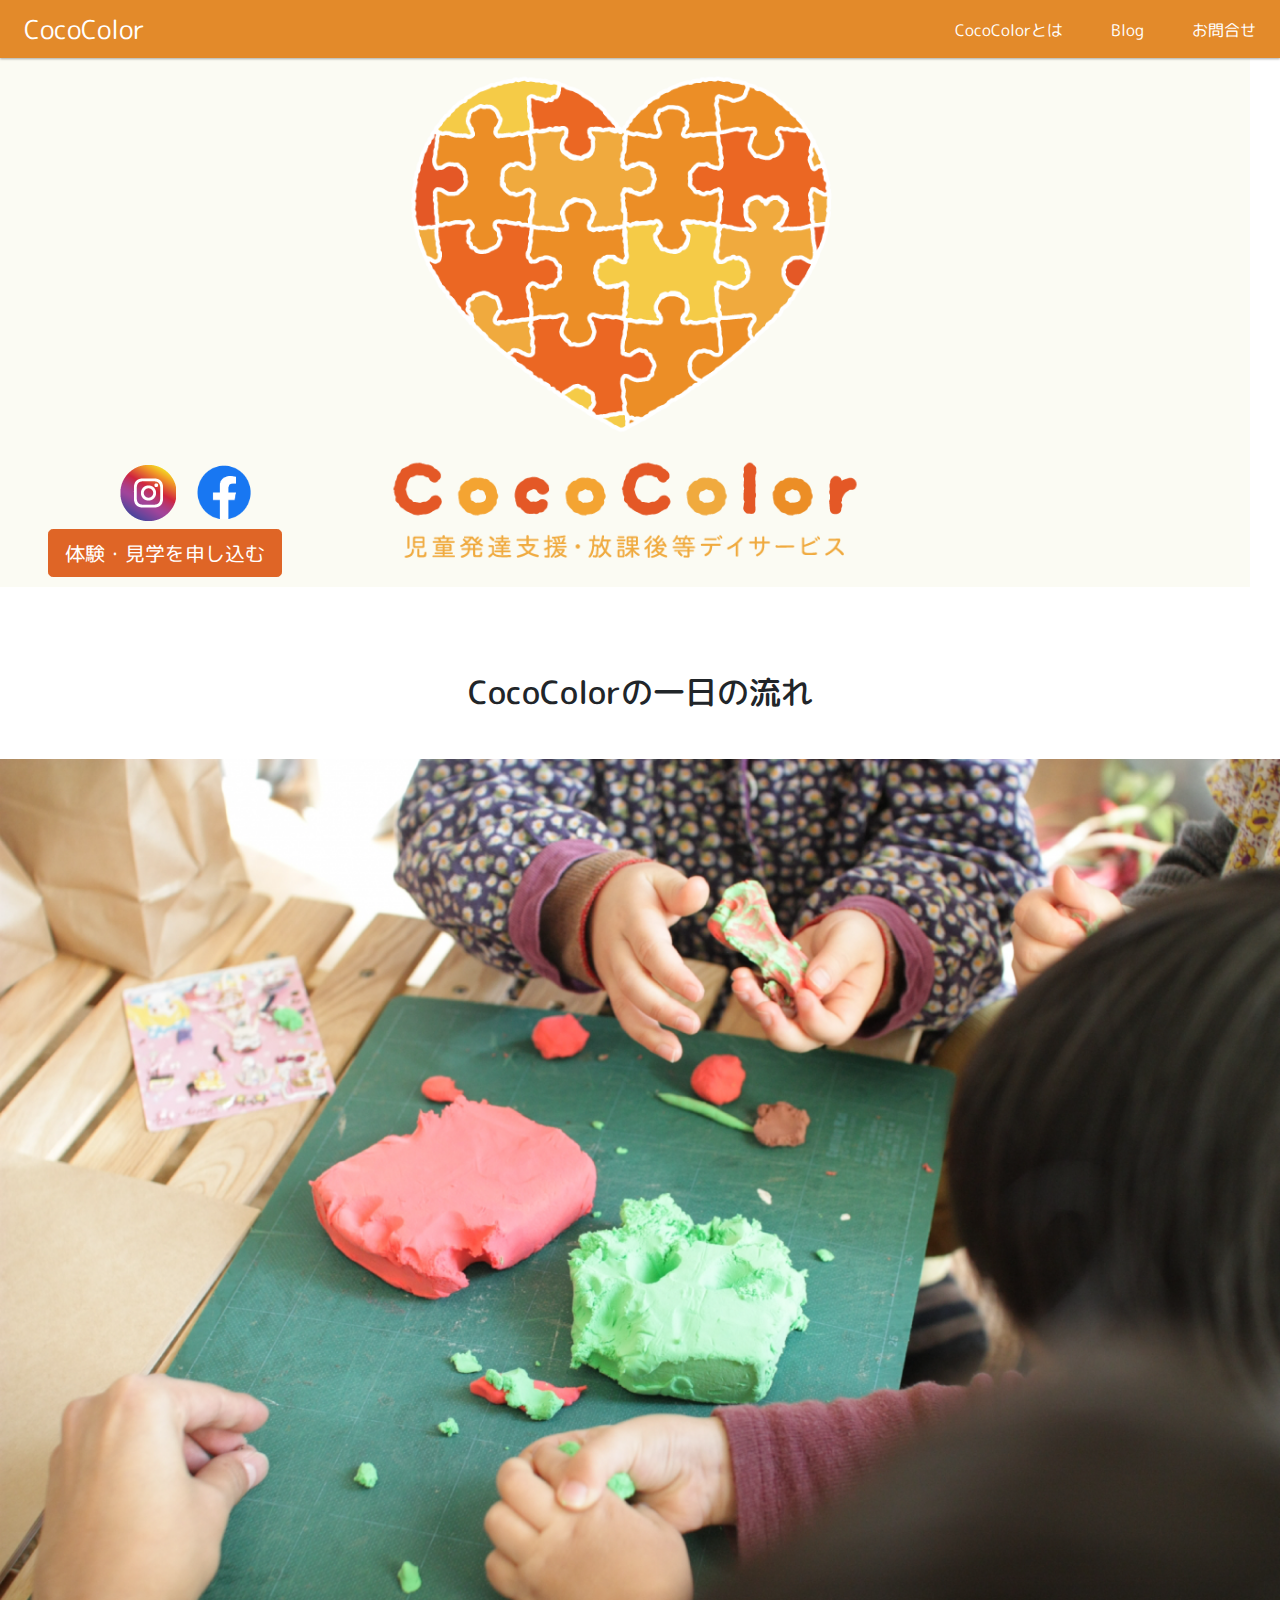
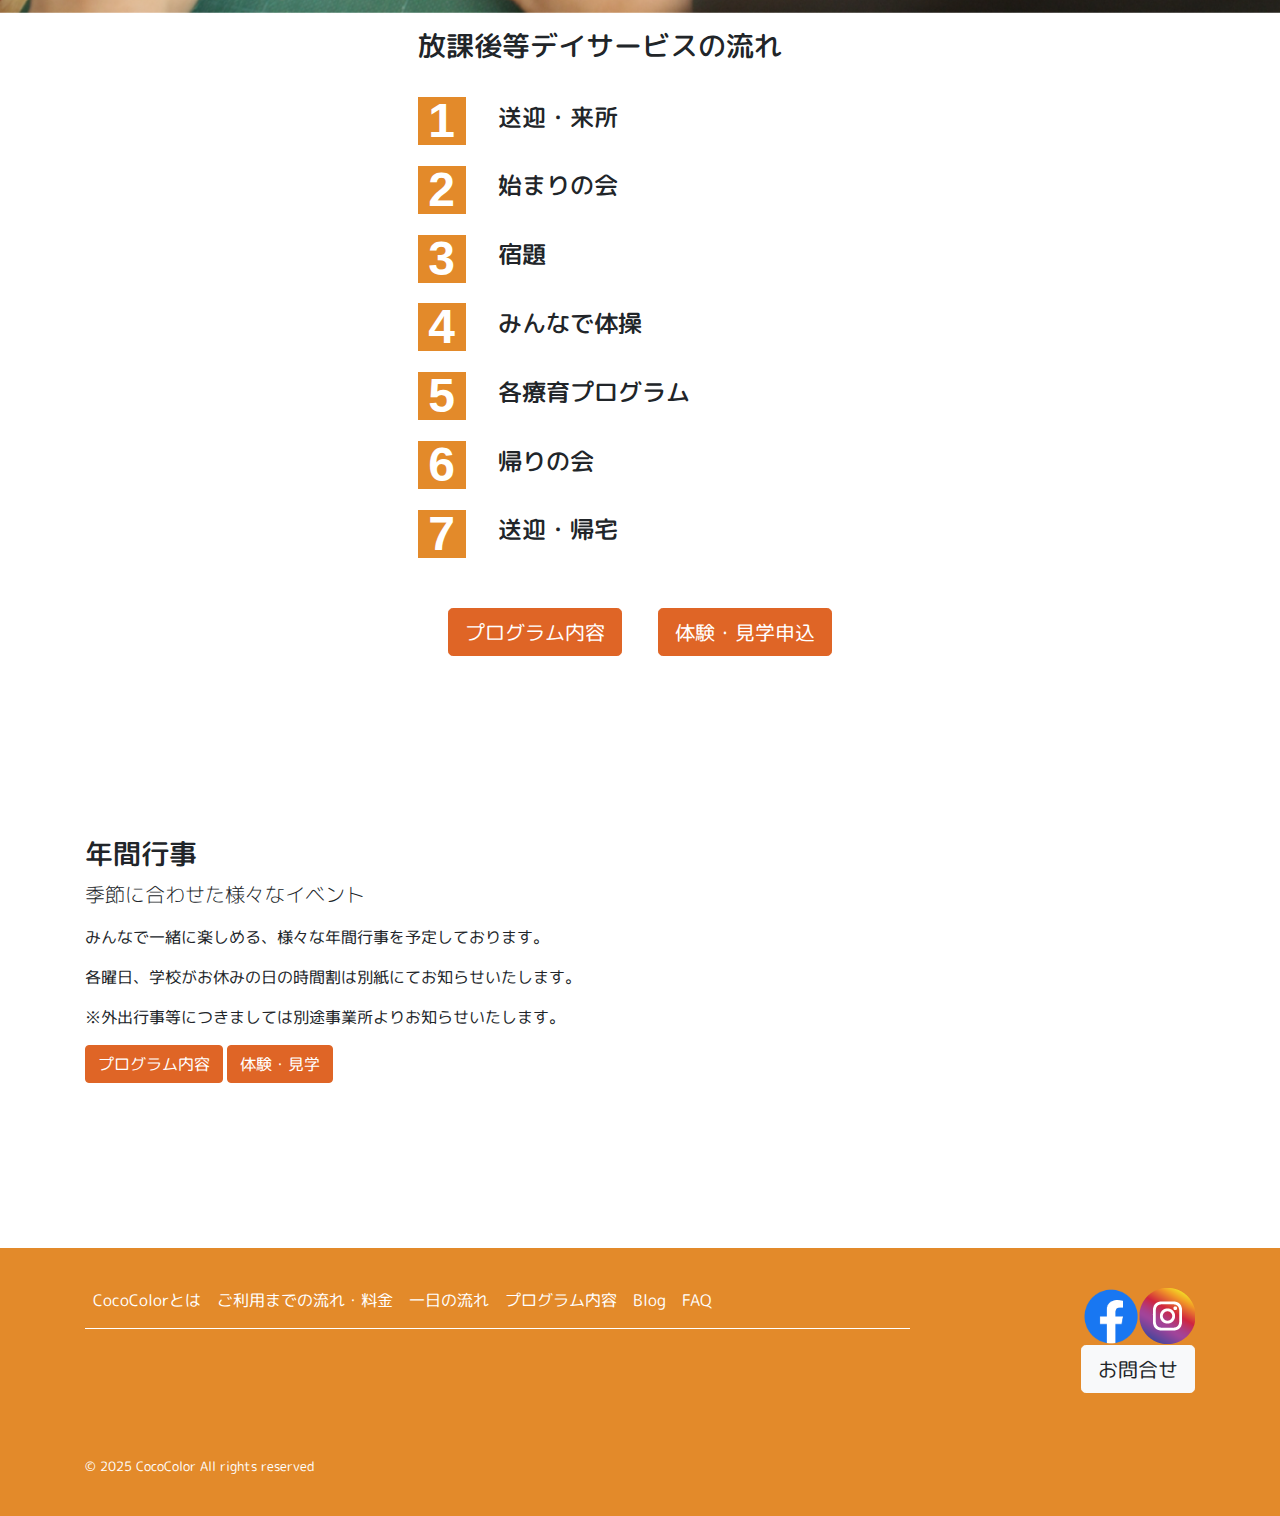
<file: service.html>
<!DOCTYPE html>
<html lang="ja">
<head prefix="og: http://ogp.me/ns# fb: http://ogp.me/ns/fb# website: http://ogp.me/ns/website#">
<meta charset="utf-8" />
<meta http-equiv="X-UA-Compatible" content="IE=edge" />
<meta name="format-detection" content="telephone=no" />
<meta name="viewport" content="width=device-width, initial-scale=1" />
<link rel="icon" type="image/png" href="fav.png" />
<link rel="apple-touch-icon" sizes="180x180" href="icon.png" />
<title>CocoColor</title>

<!--CSS -->
<link href="assets/css/bootstrap-4.4.1.css" rel="stylesheet">
<link href="https://use.fontawesome.com/releases/v5.6.1/css/all.css" rel="stylesheet">
<link rel="stylesheet" href="assets/css/luxbar.min.css">
<link rel="stylesheet" href="assets/css/style.css" />
<link rel="stylesheet" href="assets/css/custom.css" />
<link rel="canonical" href="http://cococolor.ccc-ivory.com" />
<meta name="description" content="大阪市港区の児童発達支援・放課後等デイサービス　CocoColor(ココカラー) は、個別や集団など、お子さま一人ひとりにあった流れを提供致します。まずはご相談下さい。" />
<meta property="og:locale" content="ja_JP" />
<meta property="og:site_name" content="児童発達支援・放課後等デイサービス　CocoColor" />
<meta property="og:title" content="CocoColor|一日の流れ" />
<meta name="twitter:card" content="summary_large_image" />
<meta property="og:description" content="大阪市港区の児童発達支援・放課後等デイサービス　CocoColor(ココカラー) は、個別や集団など、お子さま一人ひとりにあった流れを提供致します。まずはご相談下さい。" />
<meta property="og:url" content="cococolor.ccc-ivory.com" />
<meta property="og:type" content="website" />
<meta property="og:image" content="http://cococolor.ccc-ivory.com/assets/img/common/hero.png" />
<meta property="og:image:width" content="1360" />
<meta property="og:image:height" content="600" />

<!-- font -->
<link href="https://fonts.googleapis.com/css?family=Lato:400,700|Noto+Sans+JP:400,700" rel="stylesheet">
<link href="https://fonts.googleapis.com/css?family=M+PLUS+Rounded+1c" rel="stylesheet">
</head>
<body>
<header>
 <nav id="luxbar" class="luxbar-fixed">
    <div class="luxbar luxbar-static">
      <input type="checkbox" id="luxbar-checkbox" class="luxbar-checkbox">
      <div class="luxbar-menu luxbar-menu-right luxbar-menu-dark">
        <ul class="luxbar-navigation">
          <li class="luxbar-header"> <a href="index.html" class="luxbar-brand">CocoColor</a>
            <label class="luxbar-hamburger luxbar-hamburger-doublespin"
                        for="luxbar-checkbox"> <span></span> </label>
          </li>
          <li class="luxbar-item dropdown"><a href="index.html">CocoColorとは</a>
            <ul>
              <li class="luxbar-item" ><a href="process.html">ご利用までの流れ・料金</a></li>
              <li class="luxbar-item" ><a href="service.html">一日の流れ</a></li>
              <li class="luxbar-item" ><a href="program.html">プログラム内容</a></li>
            </ul>
          </li>
          <li class="luxbar-item"><a href="blog/">Blog</a></li>
          <li class="luxbar-item"><a href="contact/contact.html">お問合せ</a></li>
        </ul>
      </div>
    </div>
  </nav>
    <div class="d-block d-lg-none d-sm-block my-5">
		<div class="container">
		<img src="assets/img/common/hero.png" class="img-fluid d-block mb-5" alt="" >
            <a href="contact/contact.html" class="btn btn-custom btn-lg d-block">体験・見学を申し込む</a>
			<a href="https://www.instagram.com/cococolor2022/" target="_blank"><img src="assets/img/lowerPage/instagram.png" class="img-fluid" alt="Instagram"></a>
			<a href="https://www.facebook.com/profile.php?id=100077639620464" target="_blank"><img src="assets/img/lowerPage/facebook.png" alt="facebook" width="56" class="img-fluid"></a>
		</div>
	</div>
    <div class="container-fluid d-none d-sm-none d-lg-block">
	<div class="hero d-flex align-items-center mb-5 row">
       <div class="text-left mx-5 bottom"><a href="contact/contact.html" class="btn btn-custom btn-lg">体験・見学を申し込む</a></div>
	   <div class="custom002"><a href="https://www.instagram.com/cococolor2022/" target="_blank"><img src="assets/img/lowerPage/instagram.png" class="img-fluid" alt="Instagram"></a></div>
	   <div class="custom003"><a href="https://www.facebook.com/profile.php?id=100077639620464" target="_blank"><img src="assets/img/lowerPage/facebook.png" alt="facebook" width="56" class="img-fluid"></a></div>
    </div>
    </div>
</header>

<main>
	<section>
		<h2 class="text-center mb-5">CocoColorの一日の流れ</h2>
		<div class="text-center"><img src="assets/img/lowerPage/r-001.png" alt="" class="img-fluid"></div>
		
		<div id="flow" class="container mb-5">
			<div class="row align-items-center justify-content-center">
				<div class="col-md-5">
					<h3 class="my-3">放課後等デイサービスの流れ</h3>
					
					<ol class="list-unstyled">
						<li>
							<h4>送迎・来所</h4>
						</li>
						<li>
							<h4>始まりの会</h4>
						</li>
						<li>
							<h4>宿題</h4>
						</li>
						<li>
							<h4>みんなで体操</h4>
						</li>
						<li>
							<h4>各療育プログラム</h4>
						</li>
						<li>
							<h4>帰りの会</h4>
						</li>
						<li>
							<h4>送迎・帰宅</h4>
						</li>
					</ol>
				</div>
			</div>
			<div class="col text-center"><a href="program.html" class="btn btn-custom btn-lg m-3">プログラム内容</a> <a href="contact/contact.html" class="btn btn-custom btn-lg m-3">体験・見学申込</a></div>
			</div>
		
	</section>
<section>
	<div class="container my-5">
		<div class="row align-items-center">
			<div class="col-md-6">
				<h3>年間行事</h3>
				<p class="lead">季節に合わせた様々なイベント</p>
				<p>みんなで一緒に楽しめる、様々な年間行事を予定しております。</p>
				<p>各曜日、学校がお休みの日の時間割は別紙にてお知らせいたします。</p>
				<p>※外出行事等につきましては別途事業所よりお知らせいたします。</p>
				<a href="program.html" class="btn btn-custom btn-md">プログラム内容</a> <a href="contact/contact.html" class="btn btn-custom btn-md">体験・見学</a>
			
			</div>
			<div class="col-md-6">
			 <div class="g-cal mb-4">
            <iframe src="https://calendar.google.com/calendar/embed?src=ccc.ivory2022111%40gmail.com&ctz=Asia%2FTokyo" style="border: 0" width="100%" height="450" frameborder="0" scrolling="no"></iframe>
          </div>
			</div>
		
		</div>
	
	</div>
	</section>
	
</main>
<footer>
  <div class="container">
    <div class="row justify-content-around py-4">
      <div class="col-12 col-lg-9 mt-3">
        <ul class="list-unstyled list-group list-group-horizontal-md">
          <li class="mx-2"><a href="index.html">CocoColorとは</a></li>
          <li class="mx-2"><a href="process.html">ご利用までの流れ・料金</a></li>
          <li class="mx-2"><a href="service.html">一日の流れ</a></li>
          <li class="mx-2"><a href="program.html">プログラム内容</a></li>
          <li class="mx-2"><a href="blog/">Blog</a></li>
          <li class="mx-2"><a href="process.html#faq">FAQ</a></li>
        </ul>
        <hr>
      </div>
      <div class="col-12 col-lg-3 mb-5">
        <div class="text-right my-3"><a href="https://www.facebook.com/profile.php?id=100077639620464" target="_blank"><img src="assets/img/lowerPage/facebook.png" alt="facebook" width="56" class="img-fluid"></a><a href="https://www.instagram.com/cococolor2022/" target="_blank"><img src="assets/img/lowerPage/instagram.png" class="img-fluid" alt="Instagram"></a><br><a href="contact/contact.html" class="btn btn-lg btn-light">お問合せ</a></div>
      </div>
      <div class="col-12">
        <p class="small text-left">© 2025 CocoColor All rights reserved</p>
      </div>
    </div>
  </div>
</footer>
<!-- jQuery (necessary for Bootstrap's JavaScript plugins) --> 
<script src="assets/js/jquery-3.4.1.min.js"></script> 

<!-- Include all compiled plugins (below), or include individual files as needed --> 
<script src="assets/js/popper.min.js"></script> 
<script src="assets/js/bootstrap-4.4.1.js"></script>
</body>
</html>
</file>
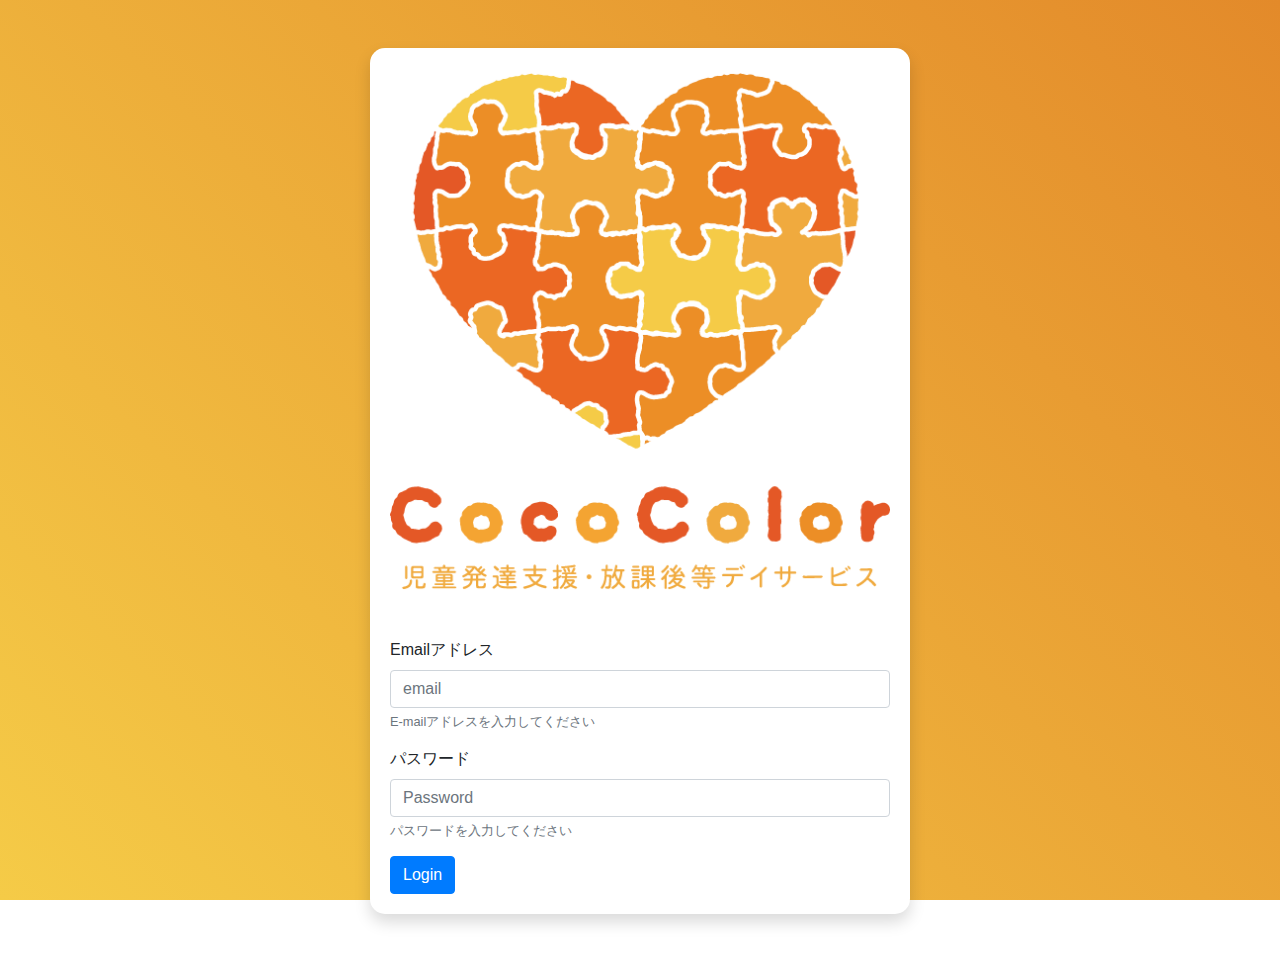
<file: blog-template/login.html>
<!DOCTYPE html>
<html lang="ja">
<head>
<meta charset="UTF-8">
<meta http-equiv="X-UA-Compatible" content="IE=edge">
<meta name="viewport" content="width=device-width, initial-scale=1">
<title>ログイン｜Coco Color</title>
<!-- Bootstrap -->
<link href="../assets/css/bootstrap-4.4.1.css" rel="stylesheet">
<link href="../assets/css/style.css" rel="stylesheet">
<link href="../assets/css/custom.css" rel="stylesheet">
</head>
<body>
<div id="logon">
  <div class="container">
    <div class="row justify-content-center">
      <div class="col-md-6 my-5">
		  <div class="loginBox shadow">
		  <img src="../assets/img/common/logo.png" alt="Coco Color" class="img-fluid mb-5">
        <form>
          <div class="form-group">
            <label for="exampleInputEmail1">Emailアドレス</label>
            <input type="email" class="form-control" id="inputEmail1" aria-describedby="emailHelp" placeholder="email">
            <small id="emailHelp" class="form-text text-muted">E-mailアドレスを入力してください</small> </div>
          <div class="form-group">
            <label for="exampleInputPassword1">パスワード</label>
            <input type="password" class="form-control" id="inputPassword1"  aria-describedby="passwordHelp" placeholder="Password">
            <small id="passwordHelp" class="form-text text-muted">パスワードを入力してください</small> </div>
          <button type="submit" class="btn btn-primary">Login</button>
			  </form></div>
      </div>
    </div>
  </div>
</div>

<!-- jQuery (necessary for Bootstrap's JavaScript plugins) --> 
<script src="../assets/js/jquery-3.4.1.min.js"></script> 

<!-- Include all compiled plugins (below), or include individual files as needed --> 
<script src="../assets/js/popper.min.js"></script> 
<script src="../assets/js/bootstrap-4.4.1.js"></script>
</body>
</html>
</file>
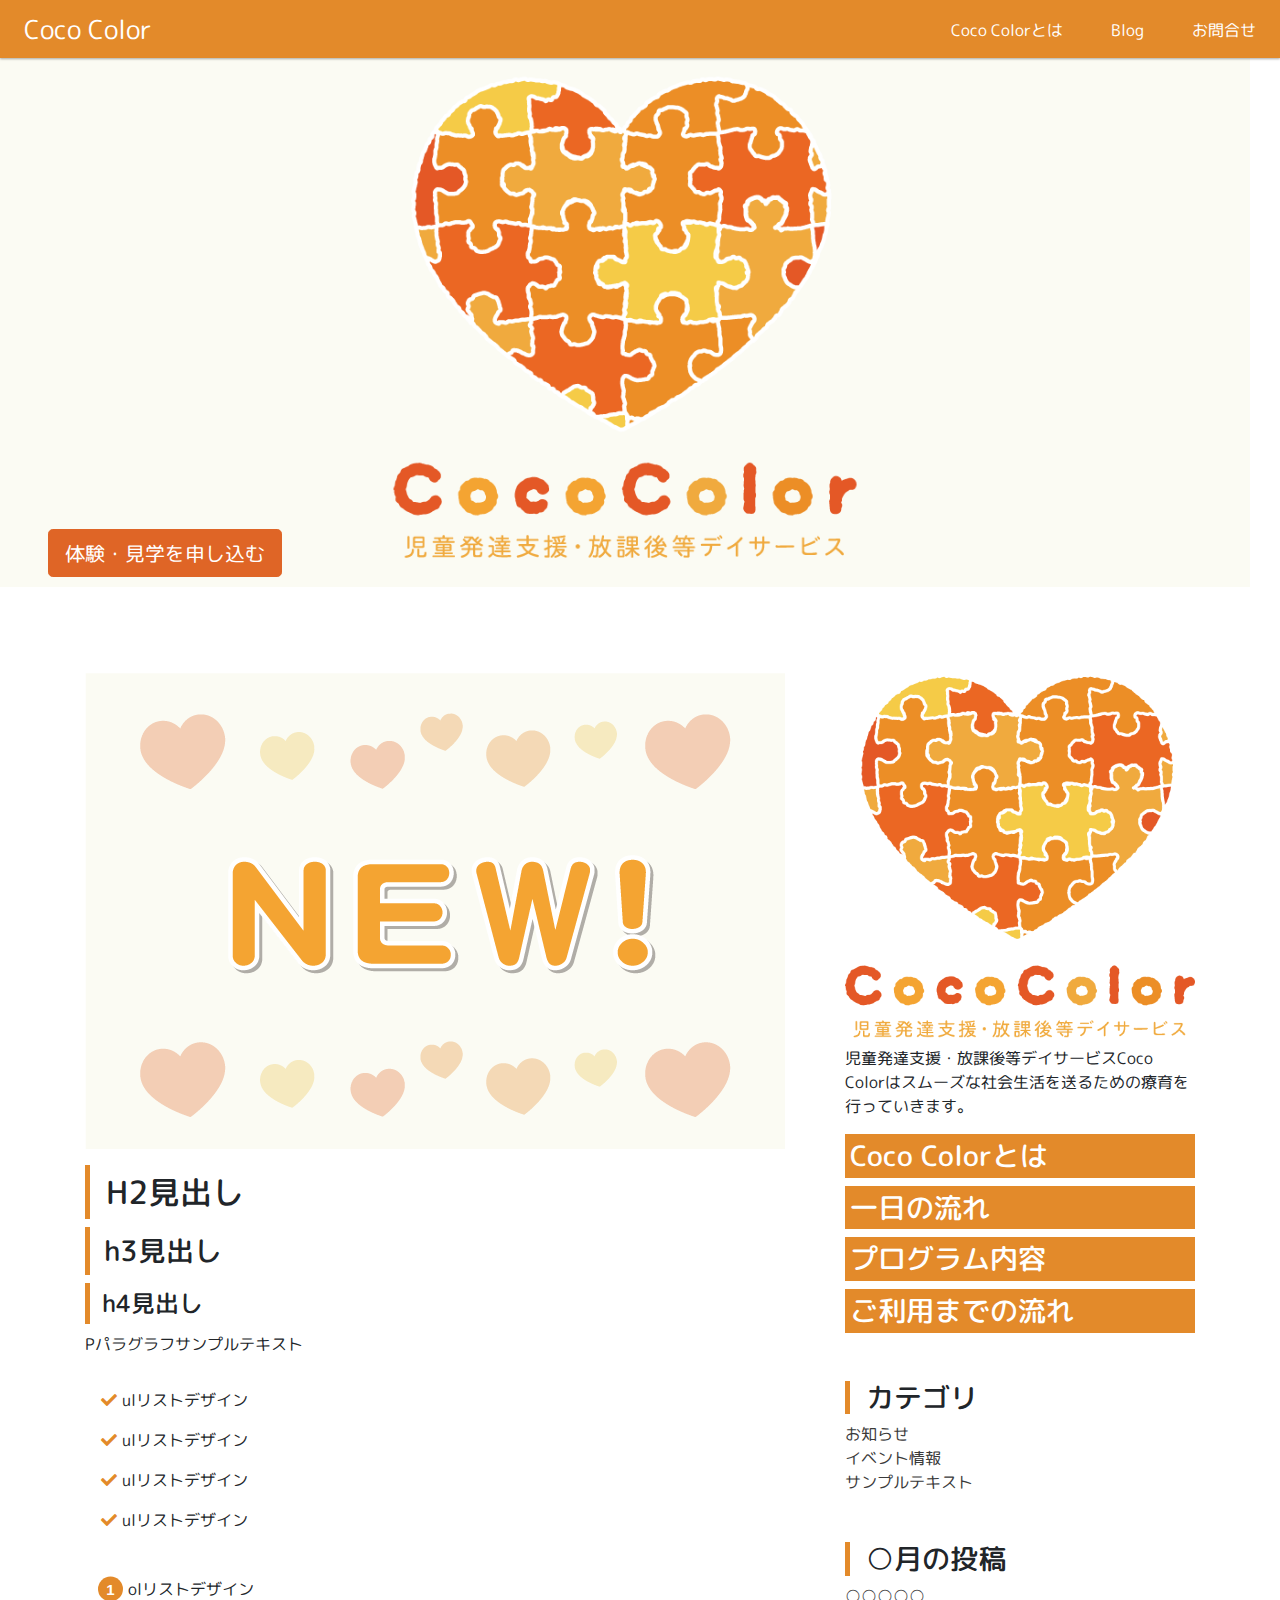
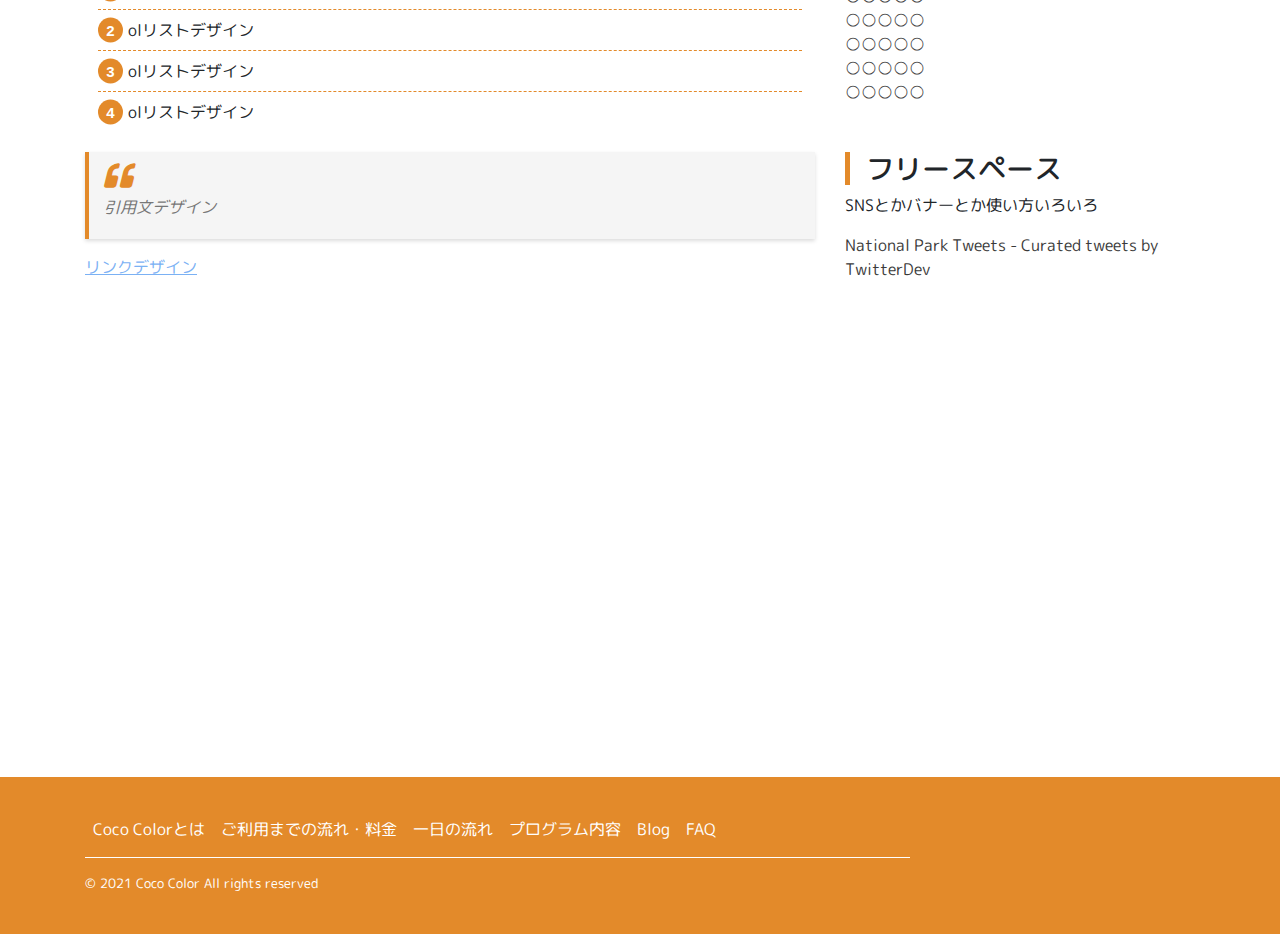
<file: blog-template/post.html>
<!DOCTYPE html>
<html lang="ja">
<head prefix="og: http://ogp.me/ns# fb: http://ogp.me/ns/fb# website: http://ogp.me/ns/website#">
<meta charset="utf-8" />
<meta http-equiv="X-UA-Compatible" content="IE=edge" />
<meta name="format-detection" content="telephone=no" />
<meta name="viewport" content="width=device-width, initial-scale=1" />
<link rel="icon" type="image/png" href="fav.png" />
<link rel="apple-touch-icon" sizes="180x180" href="icon.png" />
<title>Coco Color</title>

<!--CSS -->
<link href="../assets/css/bootstrap-4.4.1.css" rel="stylesheet">
<link href="https://use.fontawesome.com/releases/v5.6.1/css/all.css" rel="stylesheet">
<link rel="stylesheet" href="../assets/css/luxbar.min.css">
<link rel="stylesheet" href="../assets/css/style.css" />
<link rel="stylesheet" href="../assets/css/custom.css" />
<link rel="canonical" href="../http://ccc-ivory.com" />
<meta name="description" content="大阪市港区の児童発達支援・放課後等デイサービス　CocoColor(ココカラー) です。障害や発達に特性のある未就学児から１８歳までのお子様がご利用いただける福祉サービスです。" />
<meta property="og:locale" content="ja_JP" />
<meta property="og:site_name" content="児童発達支援・放課後等デイサービスCoco Color" />
<meta property="og:title" content="Coco Color｜ブログ" />
<meta name="twitter:card" content="summary_large_image" />
<meta property="og:description" content="大阪市港区の児童発達支援・放課後等デイサービス　CocoColor(ココカラー) です。障害や発達に特性のある未就学児から１８歳までのお子様がご利用いただける福祉サービスです。" />
<meta property="og:url" content="ccc-ivory.com" />
<meta property="og:type" content="website" />
<meta property="og:image" content="http://ccc-ivory.com/assets/img/common/hero.png" />
<meta property="og:image:width" content="1360" />
<meta property="og:image:height" content="600" />

<!-- font -->
<link href="https://fonts.googleapis.com/css?family=Lato:400,700|Noto+Sans+JP:400,700" rel="stylesheet">
<link href="https://fonts.googleapis.com/css?family=M+PLUS+Rounded+1c" rel="stylesheet">
</head>
<body>
<header>
  <nav id="luxbar" class="luxbar-fixed">
    <div class="luxbar luxbar-static">
      <input type="checkbox" id="luxbar-checkbox" class="luxbar-checkbox">
      <div class="luxbar-menu luxbar-menu-right luxbar-menu-dark">
        <ul class="luxbar-navigation">
          <li class="luxbar-header"> <a href="../index.html" class="luxbar-brand">Coco Color</a>
            <label class="luxbar-hamburger luxbar-hamburger-doublespin"
                        for="luxbar-checkbox"> <span></span> </label>
          </li>
          <li class="luxbar-item dropdown"><a href="../index.html">Coco Colorとは</a>
            <ul>
              <li class="luxbar-item" ><a href="../process.html">ご利用までの流れ・料金</a></li>
              <li class="luxbar-item" ><a href="../service.html">一日の流れ</a></li>
              <li class="luxbar-item" ><a href="../program.html">プログラム内容</a></li>
            </ul>
          </li>
          <li class="luxbar-item"><a href="../blog/">Blog</a></li>
          <li class="luxbar-item"><a href="../contact/contact.html">お問合せ</a></li>
        </ul>
      </div>
    </div>
  </nav>
    <div class="d-block d-lg-none d-sm-block my-5">
		<div class="container">
		<img src="../assets/img/common/logo.png" class="img-fluid d-block pt-5 mb-5" alt="" >
		<img src="../assets/img/common/hero.png" class="img-fluid d-block mb-5" alt="" >
            <a href="../contact/contact.html" class="btn btn-custom btn-lg d-block">体験・見学を申し込む</a>
		</div>
	</div>
    <div class="container-fluid d-none d-sm-none d-lg-block">
	<div class="hero d-flex align-items-center mb-5 row">
       <div class="text-right mx-5 bottom"><a href="../contact/contact.html" class="btn btn-custom btn-lg">体験・見学を申し込む</a> </div>
        </div>
    </div>
</header>
<main id="blog">
  <div class="container">
    <div class="row">
      <section class="col-lg-8 mb-5">
        <article  id="post">
          <figure><img src="../assets/img/blog/b-001.png" class="img-fluid" alt="ブログ画像"></figure>
          <h2>H2見出し</h2>
          <h3>h3見出し</h3>
          <h4>h4見出し</h4>
          <p>Pパラグラフサンプルテキスト</p>
          <ul>
            <li>ulリストデザイン</li>
            <li>ulリストデザイン</li>
            <li>ulリストデザイン</li>
            <li>ulリストデザイン</li>
          </ul>
          <ol>
            <li>olリストデザイン</li>
            <li>olリストデザイン</li>
            <li>olリストデザイン</li>
            <li>olリストデザイン</li>
          </ol>
          <blockquote>
            <p>引用文デザイン</p>
          </blockquote>
          <a href="#">リンクデザイン</a> </article>
      </section>
      <aside class="col-lg-4 mb-3">
        <h1><img src="../assets/img/common/logo.png" alt="Coco Color" class="img-fluid" ></h1>
        <p>児童発達支援・放課後等デイサービスCoco Colorはスムーズな社会生活を送るための療育を行っていきます。</p>
        <nav class="sideBar">
          <ul class="list-unstyled">
            <li class="h3"><a href="../index.html" class="d-block">Coco Colorとは</a></li>
            <li class="h3"><a href="../service.html" class="d-block">一日の流れ</a></li>
            <li class="h3"><a href="../program.html" class="d-block">プログラム内容</a></li>
            <li class="h3"><a href="../process.html" class="d-block">ご利用までの流れ</a></li>
          </ul>
        </nav>
        <div class="my-5">
          <h3>カテゴリ</h3>
          <ul class="list-unstyled">
            <li><a href="#">お知らせ</a></li>
            <li><a href="#">イベント情報</a></li>
            <li><a href="#">サンプルテキスト</a></li>
          </ul>
        </div>
        <div class="my-5">
          <h3>○月の投稿</h3>
          <ul class="list-unstyled">
            <li><a href="#">○○○○○</a></li>
            <li><a href="#">○○○○○</a></li>
            <li><a href="#">○○○○○</a></li>
            <li><a href="#">○○○○○</a></li>
            <li><a href="#">○○○○○</a></li>
          </ul>
        </div>
        <div class="">
          <h3>フリースペース</h3>
          <p>SNSとかバナーとか使い方いろいろ</p>
          <div><a class="twitter-timeline" data-lang="ja" data-height="350" href="https://twitter.com/TwitterDev/timelines/539487832448843776?ref_src=twsrc%5Etfw">National Park Tweets - Curated tweets by TwitterDev</a> <script async src="https://platform.twitter.com/widgets.js" charset="utf-8"></script></div>
          <div class="g-cal mb-4">
            <iframe src="https://calendar.google.com/calendar/embed?src=ccc.ivory2022111%40gmail.com&ctz=Asia%2FTokyo" style="border: 0" width="100%" height="450" frameborder="0" scrolling="no"></iframe>
          </div>
        </div>
      </aside>
    </div>
  </div>
</main>
<footer>
  <div class="container">
    <div class="row py-4">
      <div class="col-12 col-lg-9 mt-3">
        <ul class="list-unstyled list-group list-group-horizontal-md">
          <li class="mx-2"><a href="../index.html">Coco Colorとは</a></li>
          <li class="mx-2"><a href="../process.html">ご利用までの流れ・料金</a></li>
          <li class="mx-2"><a href="../service.html">一日の流れ</a></li>
          <li class="mx-2"><a href="../program.html">プログラム内容</a></li>
          <li class="mx-2"><a href="../blog/">Blog</a></li>
          <li class="mx-2"><a href="../process.html#faq">FAQ</a></li>
        </ul>
        <hr>
      </div>
      <div class="col-12">
        <p class="small text-left">© 2021 Coco Color All rights reserved</p>
      </div>
    </div>
  </div>
</footer>
<!-- jQuery (necessary for Bootstrap's JavaScript plugins) --> 
<script src="../assets/js/jquery-3.4.1.min.js"></script> 

<!-- Include all compiled plugins (below), or include individual files as needed --> 
<script src="../assets/js/popper.min.js"></script> 
<script src="../assets/js/bootstrap-4.4.1.js"></script>
</body>
</html>
</file>
<file: assets/css/style.css>
@charset "UTF-8";

body{
	font-family:"M PLUS Rounded 1c", 'Lato', 'Noto Sans JP', 'ヒラギノ角ゴ ProN', 'Hiragino Kaku Gothic ProN', 'メイリオ', Meiryo, 'ＭＳ Ｐゴシック', 'MS PGothic', sans-serif;
}


.dropdown>ul .luxbar-item a{
	padding: 1rem;
}

.hero{
    background-image: url("../img/common/hero.png");
    background-repeat: no-repeat;
    background-position: center;
    background-size: contain;
    width: 100%;
}
.hero::before {
  content: '';
  display: block;
  padding-top: 50%;
}

.index-blog a{
	color: #3A3A3A;
	text-decoration: none;
}
.index-blog a:hover{
	opacity: .5;
	color: #3A3A3A;
	text-decoration: none;
}

@media (max-width: 767.98px) {
    .sm-small{
        font-size: 1.5em;
    }
}
@media (min-width: 768px ) and (max-width: 992px) {
    .md-small{
        font-size: 1.8em;
    }
}

dt{
	cursor: pointer;
}
dt:hover{
	opacity: .7;
}


ol {
  counter-reset:number; /*数字をリセット*/
  list-style-type: none!important; /*数字を一旦消す*/
  padding:0;
}
ol li:before{
  /* 以下数字をつける */
  position: absolute;
  counter-increment: number;
  content: counter(number);
  /*数字のデザイン変える*/
  display:inline-block;
  color: white;
  font-family: 'Avenir','Arial Black','Arial',sans-serif;
  font-weight:bold;
  font-size: 2rem;
  top: 50%;
  -webkit-transform: translateY(-50%);
  transform: translateY(-50%);
  left: -50px;
  width: 50px;
  height: 1em;
  line-height: 1;
  text-align: center;
}

footer hr{
	height: 1px;
	border: none;
}


/*  blog   */

#blog a{
	color: #3a3a3a;
}
#blog a:hover{
	text-decoration: none;
}

#blog .newtArticle:hover,
#blog .article:hover{
	opacity: .7;
}


#blog aside .my-5 ul li a:hover{
	color: #ccc;
}

/*login*/
</file>
<file: assets/css/custom.css>
@charset "UTF-8";




.luxbar-menu-dark,
.luxbar-menu-dark ul li{
	background-color: #E38A2A;
	color: #fff;
}
.luxbar-menu-dark .luxbar-item:hover{
	background-color: #AA6622;
}


/* 通常のボタン色 */
.btn-custom,
.btn-custom.disabled, .btn-custom:disabled {
  color: #fff;
  background-color: #DF6526;
  border-color: #DF6526;
}

/* focusされた時の枠線の色 */
.btn-custom:focus, .btn-custom.focus,
.btn-custom:not(:disabled):not(.disabled):active:focus, .btn-custom:not(:disabled):not(.disabled).active:focus,
.show > .btn-custom.dropdown-toggle:focus {
  box-shadow: 0 0 0 0.2rem rgba(200, 123, 255, 0.5);
}

/* hover時（マウスカーソルを重ねた時）の色（通常より濃いor暗めの色を指定） */
.btn-custom:hover {
  color: #fff;
  background-color: #C45523;
  border-color: #C45523;
}

/* active時の色（hover時と同等かさらに濃いor暗めの色を指定） */
.btn-custom:not(:disabled):not(.disabled):active, .btn-custom:not(:disabled):not(.disabled).active,
.show > .btn-custom.dropdown-toggle {
  color: #fff;
  background-color: #C45523;
  border-color: #C45523;
}
dt{
	background: #E38A2A;
	color: #fff;
	border-top: 1px solid #fff;
}
dd{
	background: #E0E0E0;
	color: #222222;
}

ol {
  counter-reset:number; /*数字をリセット*/
  list-style-type: none!important; /*数字を一旦消す*/
  padding:0.5em;
}

ol li {
  position: relative;
  line-height: 1.5em;
  padding: 1em 1em 1em 5rem;
}

ol li:before{
  /* 以下数字をつける */
  position: absolute;
  counter-increment: number;
  content: counter(number);
  /*数字のデザイン変える*/
  display:inline-block;
  background: #E38A2A;
  color: white;
  font-family: 'Avenir','Arial Black','Arial',sans-serif;
  font-weight:bold;
  font-size: 3rem;
  left: 0;
  width: 3rem;
  height: 3rem;
  line-height: 3rem;
  text-align: center;
  /*以下上下中央寄せのため*/
  top: 50%;
  -webkit-transform: translateY(-50%);
  transform: translateY(-50%);
}

footer{
	background: #E38A2A;
	color: #fff;
}
footer hr{
	background-color: #FFFFFF;
	color: #FFFFFF;
}

footer ul li a{
	text-decoration: none;
	color: #fff;
}

footer ul li a:hover{
	color: #fff;
}

#price{
	background-color: #F49971;
}


/* blog */

#logon{
	height: 100vh;
	background: linear-gradient(-135deg, #E38A2A, #F5CB47);
}
#logon .loginBox{
	background: #fff;
	padding: 20px;
	border-radius: 15px;
}

#blog aside h3{
	border-left: solid 5px #E38A2A;
	padding-left: 1rem;
}

#blog #post h2,
#blog #post h3,
#blog #post h4{
	padding: 0.25em 0.5em;
	background: transparent;
	border-left: solid 5px #E38A2A;
}
#blog #post ul {
  padding: 0.5em 1em 0.5em 2.3em;
  position: relative;
}

#blog #post ul li {
  line-height: 1.5;
  padding: 0.5em 0;
  list-style-type: none!important;/*ポチ消す*/
}

#blog #post ul li:before {
  font-family: "Font Awesome 5 Free";
  font-weight: 900;
  content: "\f00c";
  position: absolute;
  left : 1em; 
  color: #E38A2A;
}
#blog #post ol {
  counter-reset:number; /*数字をリセット*/
  list-style-type: none!important; /*数字を一旦消す*/
  padding: 0.3em 0.8em;
}
#blog #post ol li {
  border-bottom: dashed 1px #E38A2A;
  position: relative;
  padding: 0.5em 0.5em 0.5em 30px;
  line-height: 1.5em;
}
#blog #post ol li:before{
  /* 以下数字をつける */
  position: absolute;
  counter-increment: number;
  content: counter(number);
  /*数字のデザイン変える*/
  display:inline-block;
  background: #E38A2A;
  color: white;
  font-family: 'Avenir','Arial Black','Arial',sans-serif;
  font-weight:bold;
  font-size: 15px;
  border-radius: 50%;
  left: 0;
  width: 25px;
  height: 25px;
  line-height: 25px;
  text-align: center;
  /*以下 上下中央寄せのため*/
  top: 50%;
  -webkit-transform: translateY(-50%);
  transform: translateY(-50%);
}
#blog #post ol li:last-of-type {
  border-bottom: none; /*最後のliの線だけ消す*/
}

blockquote {
    position: relative;
    padding: 35px 15px 10px 15px;
    box-sizing: border-box;
    font-style: italic;
    background: #f5f5f5;
    color: #777777;
    border-left: 4px solid #E38A2A;
    box-shadow: 0 2px 4px rgba(0, 0, 0, 0.14);
}

blockquote:before{
    display: inline-block;
    position: absolute;
    top: 10px;
    left: 15px;
    content: "\f10d";
    font-family: "Font Awesome 5 Free";
    color: #E38A2A;
    font-size: 28px;
    line-height: 1;
    font-weight: 900;
}

blockquote p {
    padding: 0;
    margin: 7px 0;
    line-height: 1.7;
}

blockquote cite {
    display: block;
    text-align: right;
    color: #888888;
    font-size: 0.9em;
}
#post a{
	text-decoration: underline;
	color: #7BB1F4;
}
#blog .sideBar ul li a{
	background: #E38A2A;
	padding: 5px;
	color: #fff;
}
#blog .sideBar ul li a:hover{
	opacity: .5;
}
/*thanksページメッセージ*/
/* 
.custom002{
	position: absolute;
	top:425px;
	background: #fff;
	padding: 25px;
	opacity: .8;
}
*/

.bottom{
	margin-top: 30rem;
}

.custom002{
	position:relative;
	top: 180px;
	left:-210px;
}
.custom003{
	position:relative;
	top: 180px;
	left:-190px;
}
</file>
<file: assets/css/luxbar.min.css>
.luxbar-default{width:100%;position:relative;box-shadow:0 1px 3px rgba(0,0,0,0.12),0 1px 2px rgba(0,0,0,0.24)}.luxbar-static{box-shadow:0 1px 3px rgba(0,0,0,0.12),0 1px 2px rgba(0,0,0,0.24);width:100%;position:absolute;top:0;left:0}.luxbar-static .luxbar-checkbox:checked ~ .luxbar-menu{position:absolute}.luxbar-fixed{width:100%;position:fixed;top:0;left:0;z-index:1000;box-shadow:0 1px 3px rgba(0,0,0,0.12),0 1px 2px rgba(0,0,0,0.24)}.luxbar-fixed-bottom{width:100%;position:fixed;bottom:0;left:0;z-index:1000;box-shadow:0 1px 3px rgba(0,0,0,0.12),0 1px 2px rgba(0,0,0,0.24)}.luxbar-hamburger span,.luxbar-hamburger span::before,.luxbar-hamburger span::after{display:block;height:2px;width:26px;transition:0.6s ease}.luxbar-checkbox:checked ~ .luxbar-menu li .luxbar-hamburger span{background-color:transparent}.luxbar-checkbox:checked ~ .luxbar-menu li .luxbar-hamburger span::before,.luxbar-checkbox:checked ~ .luxbar-menu li .luxbar-hamburger span::after{margin-top:0}.luxbar-header{display:flex;flex-direction:row;justify-content:space-between;align-items:center;height:58px}.luxbar-menu-left .luxbar-navigation,.luxbar-menu-left .luxbar-header{justify-content:flex-start}.luxbar-menu-right .luxbar-hamburger{margin-left:auto}.luxbar-brand{font-size:1.6em;padding:18px 24px 18px 24px}.luxbar-menu{min-height:58px;transition:0.6s ease;width:100%}.luxbar-navigation{display:flex;flex-direction:column;list-style:none;padding-left:0;margin:0}.luxbar-menu a,.luxbar-item a{text-decoration:none;color:inherit;cursor:pointer}.luxbar-item{height:58px}.luxbar-item a{padding:18px 24px 18px 24px;display:block}.luxbar-hamburger{padding:18px 24px 18px 24px;position:relative;cursor:pointer}.luxbar-hamburger span::before,.luxbar-hamburger span::after{content:'';position:absolute}.luxbar-hamburger span::before{margin-top:-8px}.luxbar-hamburger span::after{margin-top:8px}.luxbar-checkbox{display:none}.luxbar-checkbox:not(:checked) ~ .luxbar-menu{overflow:hidden;height:58px}.luxbar-checkbox:checked ~ .luxbar-menu{transition:height 0.6s ease;height:100vh;overflow:auto}.dropdown{position:relative;height:auto;min-height:58px}.dropdown:hover>ul{position:relative;display:block;min-width:100%}.dropdown>a::after{position:absolute;content:'';right:10px;top:25px;border-width:5px 5px 0;border-color:transparent;border-style:solid}.dropdown>ul{display:block;overflow-x:hidden;list-style:none;padding:0}.dropdown>ul .luxbar-item{min-width:100%;padding:5px 10px 5px 40px}.dropdown>ul .luxbar-item a{min-height:29px;line-height:29px;padding:0}@media screen and (min-width: 768px){.luxbar-navigation{flex-flow:row;justify-content:flex-end}.luxbar-hamburger{display:none}.luxbar-checkbox:not(:checked) ~ .luxbar-menu{overflow:visible}.luxbar-checkbox:checked ~ .luxbar-menu{height:58px}.luxbar-menu .luxbar-item{border-top:0}.luxbar-menu-right .luxbar-header{margin-right:auto}.dropdown{height:58px}.dropdown:hover>ul{position:absolute;left:0;top:58px;padding:0}.dropdown>ul{display:none}.dropdown>ul .luxbar-item{padding:5px 10px}.dropdown>ul .luxbar-item a{white-space:nowrap}}.luxbar-checkbox:checked+.luxbar-menu .luxbar-hamburger-doublespin span::before{transform:rotate(225deg)}.luxbar-checkbox:checked+.luxbar-menu .luxbar-hamburger-doublespin span::after{transform:rotate(-225deg)}.luxbar-checkbox:checked+.luxbar-menu .luxbar-hamburger-spin span::before{transform:rotate(45deg)}.luxbar-checkbox:checked+.luxbar-menu .luxbar-hamburger-spin span::after{transform:rotate(-45deg)}.luxbar-menu-dark,.luxbar-menu-dark .dropdown ul{background-color:#212121;color:#fff}.luxbar-menu-dark .active,.luxbar-menu-dark .luxbar-item:hover{background-color:#424242}.luxbar-menu-dark .luxbar-hamburger span,.luxbar-menu-dark .luxbar-hamburger span::before,.luxbar-menu-dark .luxbar-hamburger span::after{background-color:#fff}.luxbar-menu-light,.luxbar-menu-light .dropdown ul{background-color:#e0e0e0;color:#212121}.luxbar-menu-light .active,.luxbar-menu-light .luxbar-item:hover{background-color:#bdbdbd}.luxbar-menu-light .luxbar-hamburger span,.luxbar-menu-light .luxbar-hamburger span::before,.luxbar-menu-light .luxbar-hamburger span::after{background-color:#212121}.luxbar-menu-material-red,.luxbar-menu-material-red .dropdown ul{background-color:#b71c1c;color:#fff}.luxbar-menu-material-red .active,.luxbar-menu-material-red .luxbar-item:hover{background-color:#c62828}.luxbar-menu-material-red .luxbar-hamburger span,.luxbar-menu-material-red .luxbar-hamburger span::before,.luxbar-menu-material-red .luxbar-hamburger span::after{background-color:#fff}.luxbar-menu-material-indigo,.luxbar-menu-material-indigo .dropdown ul{background-color:#1a237e;color:#fff}.luxbar-menu-material-indigo .active,.luxbar-menu-material-indigo .luxbar-item:hover{background-color:#283593}.luxbar-menu-material-indigo .luxbar-hamburger span,.luxbar-menu-material-indigo .luxbar-hamburger span::before,.luxbar-menu-material-indigo .luxbar-hamburger span::after{background-color:#fff}.luxbar-menu-material-green,.luxbar-menu-material-green .dropdown ul{background-color:#1b5e20;color:#fff}.luxbar-menu-material-green .active,.luxbar-menu-material-green .luxbar-item:hover{background-color:#2e7d32}.luxbar-menu-material-green .luxbar-hamburger span,.luxbar-menu-material-green .luxbar-hamburger span::before,.luxbar-menu-material-green .luxbar-hamburger span::after{background-color:#fff}.luxbar-menu-material-amber,.luxbar-menu-material-amber .dropdown ul{background-color:#ff6f00;color:#fff}.luxbar-menu-material-amber .active,.luxbar-menu-material-amber .luxbar-item:hover{background-color:#ff8f00}.luxbar-menu-material-amber .luxbar-hamburger span,.luxbar-menu-material-amber .luxbar-hamburger span::before,.luxbar-menu-material-amber .luxbar-hamburger span::after{background-color:#fff}.luxbar-menu-material-brown,.luxbar-menu-material-brown .dropdown ul{background-color:#3e2723;color:#fff}.luxbar-menu-material-brown .active,.luxbar-menu-material-brown .luxbar-item:hover{background-color:#4e342e}.luxbar-menu-material-brown .luxbar-hamburger span,.luxbar-menu-material-brown .luxbar-hamburger span::before,.luxbar-menu-material-brown .luxbar-hamburger span::after{background-color:#fff}.luxbar-menu-material-bluegrey,.luxbar-menu-material-bluegrey .dropdown ul{background-color:#263238;color:#fff}.luxbar-menu-material-bluegrey .active,.luxbar-menu-material-bluegrey .luxbar-item:hover{background-color:#37474f}.luxbar-menu-material-bluegrey .luxbar-hamburger span,.luxbar-menu-material-bluegrey .luxbar-hamburger span::before,.luxbar-menu-material-bluegrey .luxbar-hamburger span::after{background-color:#fff}.luxbar-menu-material-cyan,.luxbar-menu-material-cyan .dropdown ul{background-color:#006064;color:#fff}.luxbar-menu-material-cyan .active,.luxbar-menu-material-cyan .luxbar-item:hover{background-color:#00838f}.luxbar-menu-material-cyan .luxbar-hamburger span,.luxbar-menu-material-cyan .luxbar-hamburger span::before,.luxbar-menu-material-cyan .luxbar-hamburger span::after{background-color:#fff}
/*# sourceMappingURL=luxbar.min.css.map */
</file>
